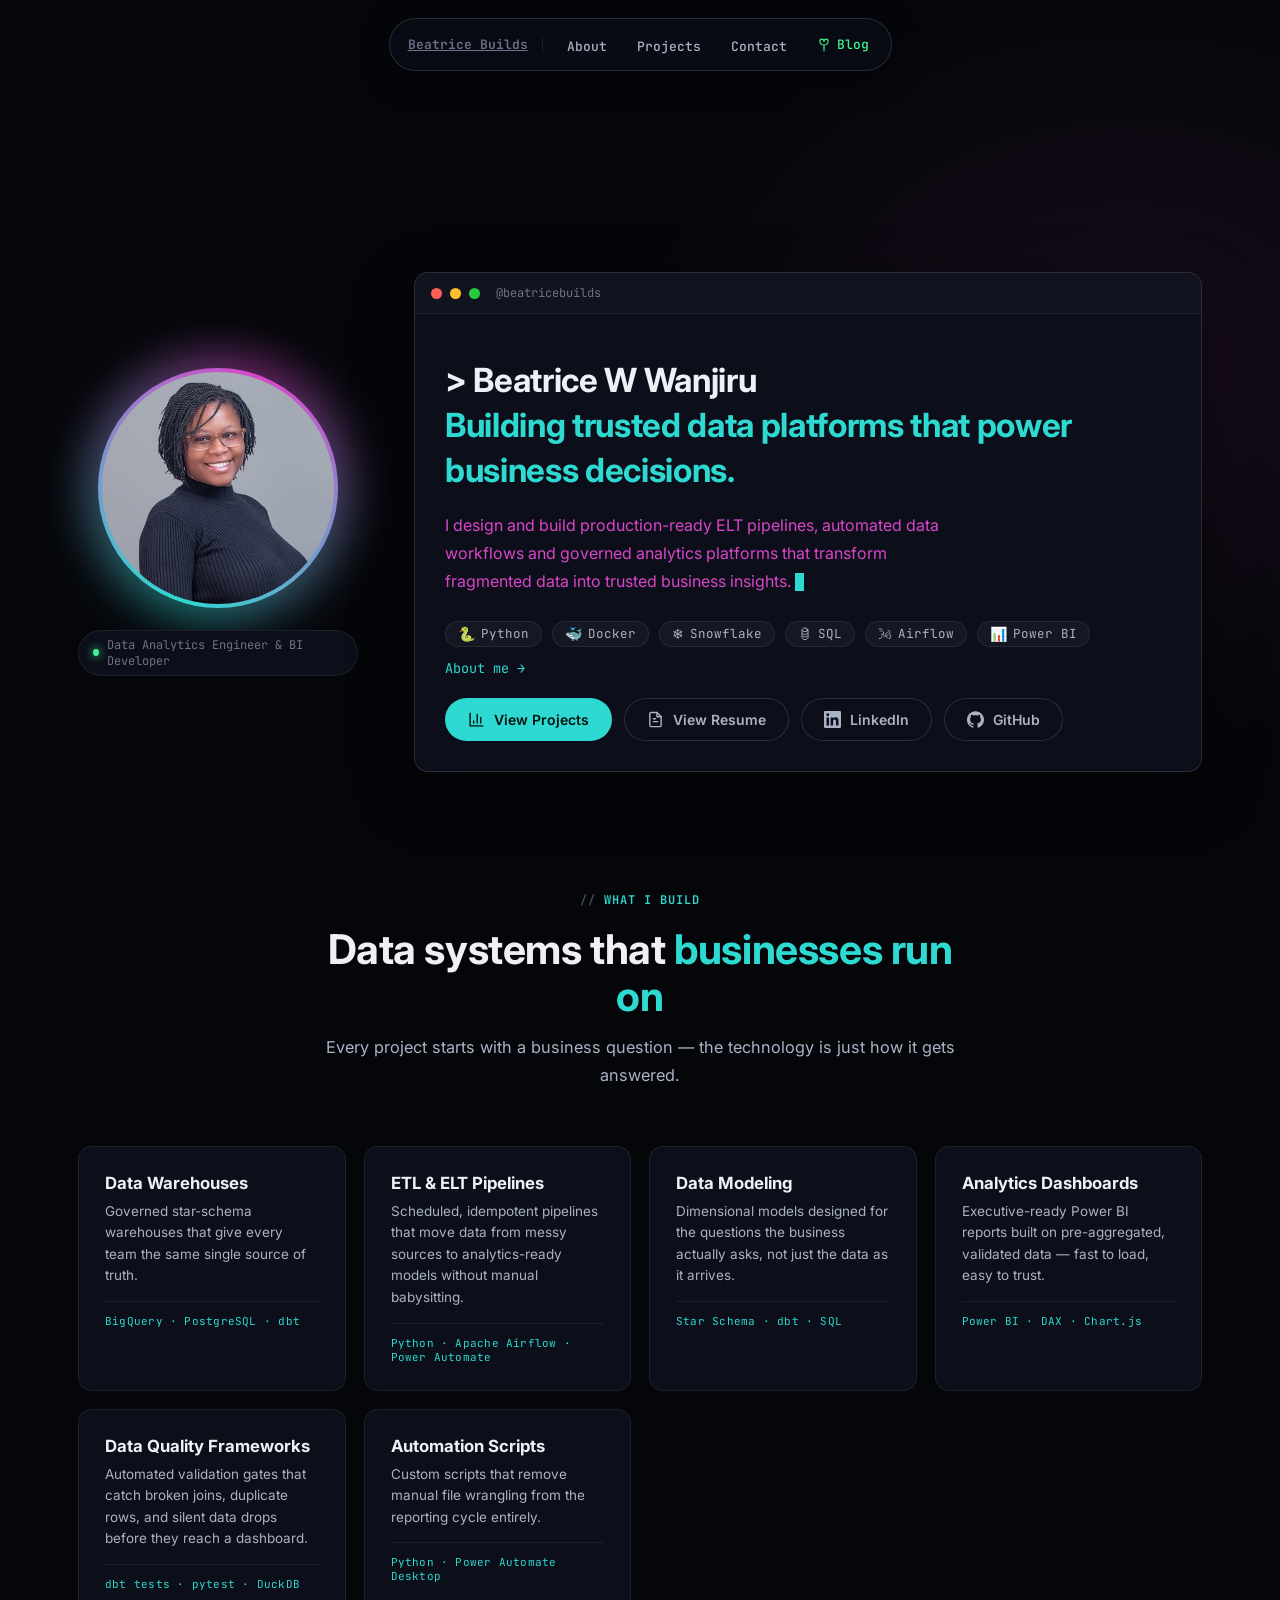
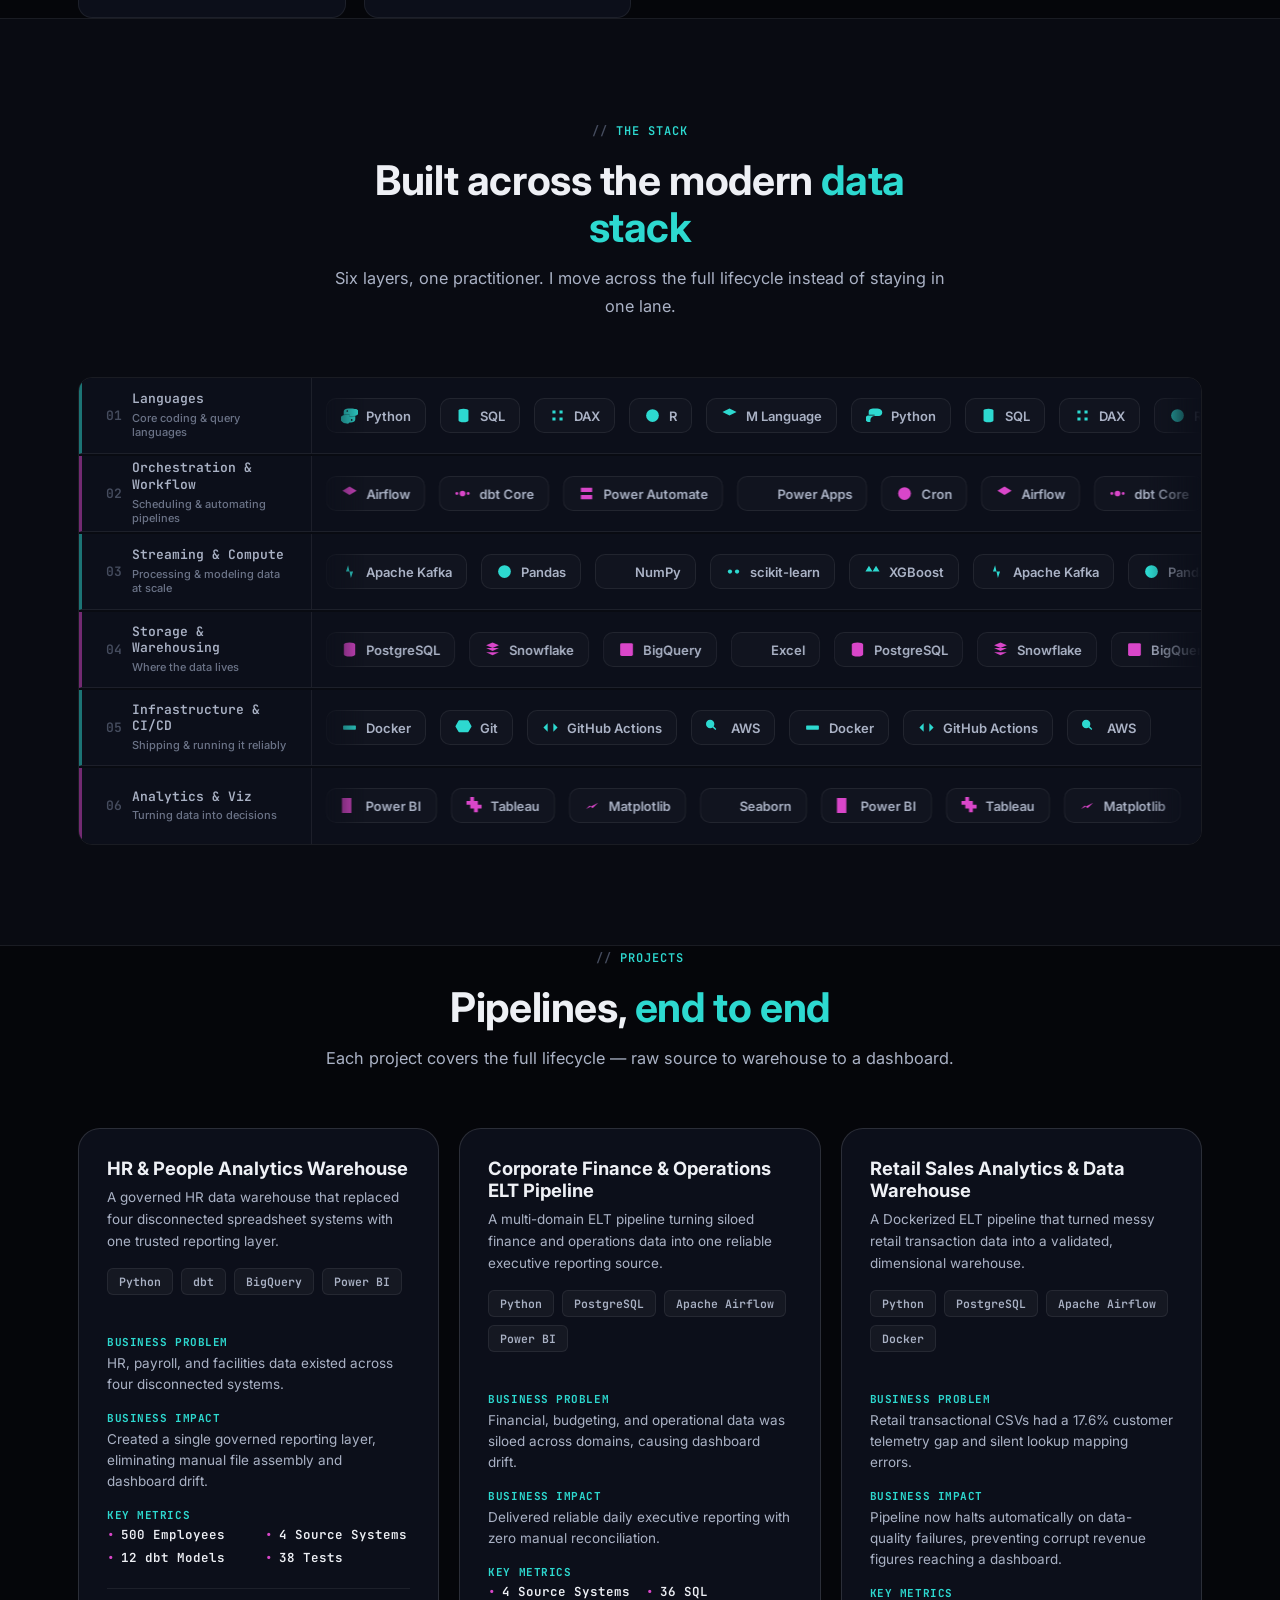
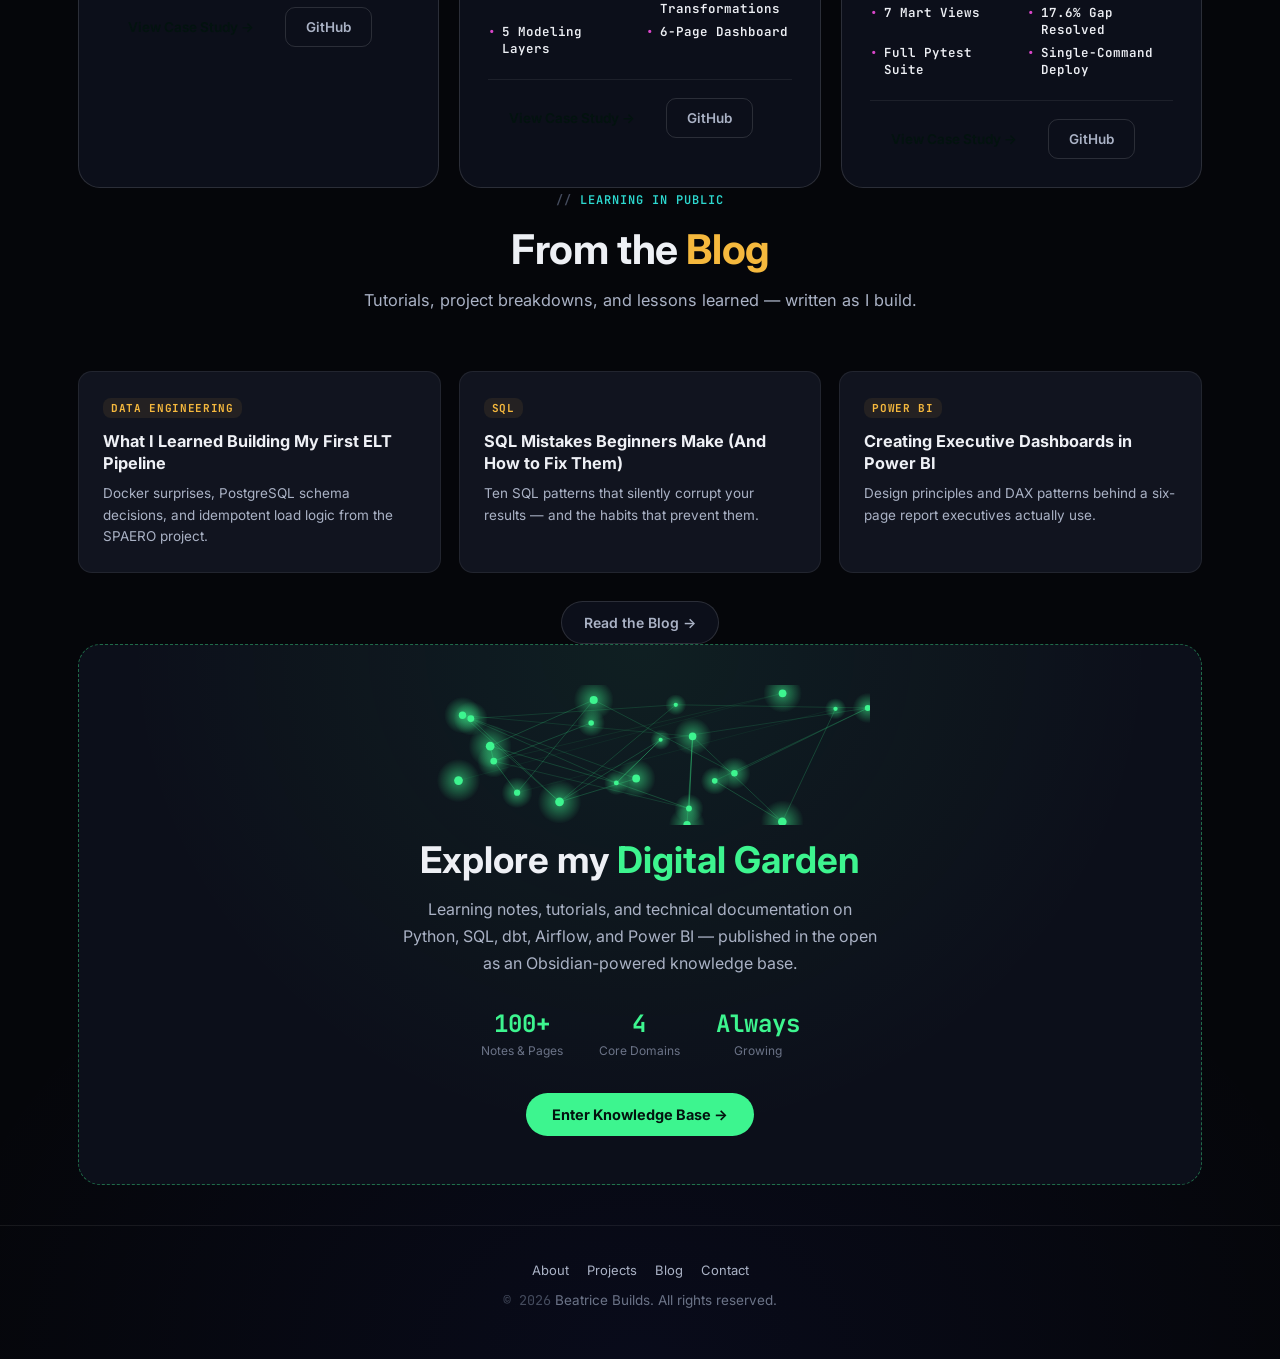
<file: index.html>
<!DOCTYPE html>
<html lang="en">
<head>
<meta charset="UTF-8">
<meta name="viewport" content="width=device-width, initial-scale=1.0">
<title>Beatrice Builds — Data Analytics Engineer & BI Developer</title>
<meta name="description" content="Portfolio of Beatrice W Wanjiru, a Nairobi-based Data Analytics Engineer and BI Developer building ELT pipelines, dbt warehouses, and Power BI dashboards.">
<meta name="keywords" content="Beatrice Builds, Beatrice Wanjiru, Data Analytics Engineer, Data Engineer, BI Developer, Power BI Developer, dbt, ELT Pipeline, Python, SQL, Airflow, Nairobi Kenya Data Engineer">
<meta name="author" content="Beatrice W Wanjiru">
<meta name="robots" content="index, follow, max-image-preview:large">
<meta name="color-scheme" content="dark">
<meta name="theme-color" content="#0c0f1a">
<link rel="canonical" href="https://beatrice-wakarima.github.io/Beatrice/">

<meta property="og:site_name" content="Beatrice Builds">
<meta property="og:title" content="Beatrice Builds — Data Analytics Engineer & BI Developer">
<meta property="og:description" content="End-to-end data solutions, from raw ELT pipelines to production Power BI dashboards. Portfolio by Beatrice W Wanjiru.">
<meta property="og:type" content="website">
<meta property="og:image" content="https://beatrice-wakarima.github.io/Beatrice/assets/images/og-preview.png">
<meta property="og:image:width" content="1200">
<meta property="og:image:height" content="630">
<meta property="og:image:alt" content="Beatrice W Wanjiru — Data Analytics Engineer & BI Developer portfolio preview">
<meta property="og:url" content="https://beatrice-wakarima.github.io/Beatrice/">
<meta property="og:locale" content="en_US">

<meta name="twitter:card" content="summary_large_image">
<meta name="twitter:title" content="Beatrice Builds — Data Analytics Engineer & BI Developer">
<meta name="twitter:description" content="End-to-end data solutions, from raw ELT pipelines to production Power BI dashboards.">
<meta name="twitter:image" content="https://beatrice-wakarima.github.io/Beatrice/assets/images/og-preview.png">

<link rel="preconnect" href="https://fonts.googleapis.com">
<link rel="preconnect" href="https://fonts.gstatic.com" crossorigin>
<link href="https://fonts.googleapis.com/css2?family=Inter:wght@400;500;600;700;800&family=JetBrains+Mono:wght@400;500;600;700&display=swap" rel="stylesheet">
<link rel="icon" href="assets/icons/favicon.ico" type="image/x-icon">
<link rel="apple-touch-icon" href="assets/icons/apple-touch-icon.png">
<link rel="manifest" href="site.webmanifest">
<link rel="stylesheet" href="assets/css/style.css">

<script type="application/ld+json">
{
  "@context": "https://schema.org",
  "@type": "Person",
  "name": "Beatrice W Wanjiru",
  "alternateName": "Beatrice Builds",
  "url": "https://beatrice-wakarima.github.io/Beatrice/",
  "jobTitle": "Data Analytics Engineer",
  "description": "Data Analytics Engineer and BI Developer building end-to-end ELT pipelines, dbt data warehouses, and Power BI dashboards.",
  "image": "https://beatrice-wakarima.github.io/Beatrice/images/passport.jpg",
  "sameAs": [
    "https://www.linkedin.com/in/beatricewwanjiru",
    "https://github.com/Beatrice-Wakarima"
  ],
  "knowsAbout": ["Data Engineering", "Data Analytics", "Power BI", "dbt", "Python", "SQL", "Apache Airflow", "BigQuery", "Snowflake"]
}
</script>
<script type="application/ld+json">
{
  "@context": "https://schema.org",
  "@type": "WebSite",
  "name": "Beatrice Builds",
  "url": "https://beatrice-wakarima.github.io/Beatrice/",
  "author": { "@type": "Person", "name": "Beatrice W Wanjiru" }
}
</script>
<style>
  .tech-stack-icons {
    display: flex;
    flex-wrap: wrap;
    gap: 10px;
    list-style: none;
    margin: 4px 0 18px;
    padding: 0;
  }
  .tech-badge {
    display: inline-flex;
    align-items: center;
    gap: 6px;
    font-family: var(--ff-mono, 'JetBrains Mono', monospace);
    font-size: 12.5px;
    color: var(--text-secondary, #9aa4b2);
    background: var(--bg-elevated, rgba(255,255,255,0.04));
    border: 1px solid var(--border, rgba(255,255,255,0.08));
    border-radius: 999px;
    padding: 5px 12px;
    line-height: 1;
    white-space: nowrap;
  }
  .tech-badge .tech-icon {
    font-size: 14px;
    line-height: 1;
  }
  @media (max-width: 480px) {
    .tech-badge { font-size: 11.5px; padding: 4px 10px; }
  }
</style>
</head>
<body>

<a href="#main-content" class="skip-link">Skip to main content</a>

<header>
    <nav class="navbar" aria-label="Primary">
        <a href="index.html" class="nav-root">Beatrice Builds</a>
        <ul>
            <li><a href="about/index.html" class="navlink">About</a></li>
            <li><a href="#projects" class="navlink">Projects</a></li>
            <li><a href="contact/index.html" class="navlink">Contact</a></li>
            <li><a href="blog/index.html" class="navlink nav-garden">
                <svg viewBox="0 0 24 24" fill="none" stroke="currentColor" stroke-width="2" aria-hidden="true"><path d="M12 22V12M12 12C12 12 5 12 5 6C5 4 6 2 8 2C10 2 12 4 12 6M12 12C12 12 19 12 19 6C19 4 18 2 16 2C14 2 12 4 12 6" stroke-linecap="round" stroke-linejoin="round"/></svg>
                Blog
            </a></li>
        </ul>
    </nav>
</header>

<main id="main-content">

    <!-- ════════════════════ HERO ════════════════════ -->
    <section id="hero" class="hero wrap">
        <div class="hero-grid">
            <div class="hero-left">
                <div class="portrait-frame">
                    <img src="assets/images/passport.jpg" alt="Portrait of Beatrice W Wanjiru, Data Analytics Engineer" width="400" height="400" fetchpriority="high">
                </div>
                <div class="status-pill">
                    <span class="status-dot"></span>
                    Data Analytics Engineer & BI Developer
                </div>
            </div>

            <div class="hero-right">
                <div class="terminal-card">
                    <div class="terminal-bar">
                        <span class="terminal-dot red"></span>
                        <span class="terminal-dot yellow"></span>
                        <span class="terminal-dot green"></span>
                        <span class="terminal-path">@beatricebuilds</span>
                    </div>
                    <div class="terminal-body">
    
                        <h1 class="hero-headline"> > Beatrice W Wanjiru<span class="highlight-cyan"><br>Building trusted data platforms that power business decisions.</span></h1>
                        <p class="hero-tagline"> <span class="highlight-fuchsia">I design and build production-ready ELT pipelines, automated data workflows and governed analytics platforms that transform fragmented data into trusted business insights.</span><span class="cursor-blink"></span>
                            <ul class="tech-stack-icons" role="list" aria-label="Core technology stack">
                                <li class="tech-badge"><span class="tech-icon" aria-hidden="true">🐍</span>Python</li>
                                <li class="tech-badge"><span class="tech-icon" aria-hidden="true">🐳</span>Docker</li>
                                <li class="tech-badge"><span class="tech-icon" aria-hidden="true">❄</span>Snowflake</li>
                                <li class="tech-badge"><span class="tech-icon" aria-hidden="true">🛢</span>SQL</li>
                                <li class="tech-badge"><span class="tech-icon" aria-hidden="true">🌬</span>Airflow</li>
                                <li class="tech-badge"><span class="tech-icon" aria-hidden="true">📊</span>Power BI</li>
                            </ul>
                        </p>

                        

                        <p style="margin:-8px 0 20px;"><a href="about/index.html" style="color:var(--cyan); font-size:13.5px; text-decoration:none;">About me →</a></p>
                        <div class="hero-actions">
                            <a href="#projects" class="pill-btn pill-cyan">
                                <svg viewBox="0 0 24 24" fill="none" stroke="currentColor" stroke-width="2" stroke-linecap="round" stroke-linejoin="round"><path d="M3 3v18h18"/><path d="M18 17V9M13 17V5M8 17v-3"/></svg>
                                View Projects
                            </a>
                            <a href="assets/documents/resume.pdf" target="_blank" rel="noopener noreferrer" class="pill-btn pill-ghost">
                                <svg viewBox="0 0 24 24" fill="none" stroke="currentColor" stroke-width="2" stroke-linecap="round" stroke-linejoin="round"><path d="M14 2H6a2 2 0 0 0-2 2v16a2 2 0 0 0 2 2h12a2 2 0 0 0 2-2V8z"/><path d="M14 2v6h6"/><path d="M9 15h6M9 11h3"/></svg>
                                View Resume
                            </a>
                            <a href="https://www.linkedin.com/in/beatricewwanjiru" target="_blank" rel="noopener noreferrer" class="pill-btn pill-ghost">
                                <svg viewBox="0 0 24 24" fill="currentColor"><path d="M20.447 20.452h-3.554v-5.569c0-1.328-.027-3.037-1.852-3.037-1.853 0-2.136 1.445-2.136 2.939v5.667H9.351V9h3.414v1.561h.046c.477-.9 1.637-1.85 3.37-1.85 3.601 0 4.267 2.37 4.267 5.455v6.286zM5.337 7.433a2.062 2.062 0 01-2.063-2.065 2.064 2.064 0 112.063 2.065zm1.782 13.019H3.555V9h3.564v11.452zM22.225 0H1.771C.792 0 0 .774 0 1.729v20.542C0 23.227.792 24 1.771 24h20.451C23.2 24 24 23.227 24 22.271V1.729C24 .774 23.2 0 22.222 0h.003z"/></svg>
                                LinkedIn
                            </a>
                            <a href="https://github.com/beatrice-wakarima" target="_blank" rel="noopener noreferrer" class="pill-btn pill-ghost">
                                <svg viewBox="0 0 24 24" fill="currentColor"><path d="M12 .297c-6.63 0-12 5.373-12 12 0 5.303 3.438 9.8 8.205 11.385.6.113.82-.258.82-.577 0-.285-.01-1.04-.015-2.04-3.338.724-4.042-1.61-4.042-1.61-.546-1.387-1.333-1.756-1.333-1.756-1.089-.745.084-.729.084-.729 1.205.084 1.84 1.236 1.84 1.236 1.07 1.835 2.809 1.305 3.495.998.108-.776.418-1.305.762-1.605-2.665-.3-5.466-1.332-5.466-5.93 0-1.31.465-2.38 1.235-3.22-.135-.303-.54-1.523.105-3.176 0 0 1.005-.322 3.3 1.23.96-.267 1.98-.399 3-.405 1.02.006 2.04.138 3 .405 2.28-1.552 3.285-1.23 3.285-1.23.645 1.653.24 2.873.12 3.176.765.84 1.23 1.91 1.23 3.22 0 4.61-2.805 5.625-5.475 5.92.42.36.81 1.096.81 2.22 0 1.606-.015 2.896-.015 3.286 0 .315.21.69.825.57C20.565 22.092 24 17.592 24 12.297c0-6.627-5.373-12-12-12"/></svg>
                                GitHub
                            </a>
                        </div>
                    </div>
                </div>
            </div>
        </div>
    </section>

    <!-- ════════════════════ WHAT I BUILD ════════════════════ -->
    <section id="what-i-build" class="wrap">
        <div class="section-header center">
            <span class="eyebrow">what i build</span>
            <h2>Data systems that <span class="highlight-cyan">businesses run on</span></h2>
            <p>Every project starts with a business question — the technology is just how it gets answered.</p>
        </div>
        <div class="build-grid">
            <div class="build-card">
                <h3>Data Warehouses</h3>
                <p>Governed star-schema warehouses that give every team the same single source of truth.</p>
                <div class="build-tech">BigQuery · PostgreSQL · dbt</div>
            </div>
            <div class="build-card">
                <h3>ETL &amp; ELT Pipelines</h3>
                <p>Scheduled, idempotent pipelines that move data from messy sources to analytics-ready models without manual babysitting.</p>
                <div class="build-tech">Python · Apache Airflow · Power Automate</div>
            </div>
            <div class="build-card">
                <h3>Data Modeling</h3>
                <p>Dimensional models designed for the questions the business actually asks, not just the data as it arrives.</p>
                <div class="build-tech">Star Schema · dbt · SQL</div>
            </div>
            <div class="build-card">
                <h3>Analytics Dashboards</h3>
                <p>Executive-ready Power BI reports built on pre-aggregated, validated data — fast to load, easy to trust.</p>
                <div class="build-tech">Power BI · DAX · Chart.js</div>
            </div>
            <div class="build-card">
                <h3>Data Quality Frameworks</h3>
                <p>Automated validation gates that catch broken joins, duplicate rows, and silent data drops before they reach a dashboard.</p>
                <div class="build-tech">dbt tests · pytest · DuckDB</div>
            </div>
            <div class="build-card">
                <h3>Automation Scripts</h3>
                <p>Custom scripts that remove manual file wrangling from the reporting cycle entirely.</p>
                <div class="build-tech">Python · Power Automate Desktop</div>
            </div>
        </div>
    </section>

    <!-- ════════════════════ TECH STACK ════════════════════ -->
    <section id="stack" class="stack-section">
        <div class="wrap">
            <div class="section-header center">
                <span class="eyebrow">the stack</span>
                <h2>Built across the modern <span class="highlight-cyan">data stack</span></h2>
                <p>Six layers, one practitioner. I move across the full lifecycle instead of staying in one lane.</p>
            </div>

            <div class="stack-rows">

                <div class="stack-row accent-cyan">
                    <div class="stack-label"><span class="idx">01</span> <span class="stack-label-text">Languages<small>Core coding &amp; query languages</small></span></div>
                    <div class="stack-track left">
                        <div class="stack-marquee">
                            <span class="chip"><svg viewBox="0 0 24 24" fill="#2dd9d0"><path d="M12 2c-1.5 0-2.9.1-4 .4-3.6.7-4.2 2.2-4.2 4.9v3.6h8.4v1.1H4.1c-2.7 0-5 1.6-5 4.7 0 3.1 2.3 4.6 5 4.6h2.1v-2.8c0-3.1 2.7-5.8 5.9-5.8h6.2c2.5 0 4.6-2.1 4.6-4.6V7.3c0-2.5-2.1-4.4-4.6-4.9-1.6-.3-3.3-.4-4.3-.4zM8.9 4.5c.7 0 1.2.6 1.2 1.3 0 .7-.5 1.3-1.2 1.3-.7 0-1.2-.6-1.2-1.3 0-.7.5-1.3 1.2-1.3z"/><path d="M12 22c1.5 0 2.9-.1 4-.4 3.6-.7 4.2-2.2 4.2-4.9v-3.6h-8.4v-1.1h8.1c2.7 0 5-1.6 5-4.7 0-3.1-2.3-4.6-5-4.6h-2.1v2.8c0 3.1-2.7 5.8-5.9 5.8H5.7c-2.5 0-4.6 2.1-4.6 4.6v2.3c0 2.5 2.1 4.4 4.6 4.9 1.6.3 3.3.4 4.3.4zM15.1 19.5c-.7 0-1.2-.6-1.2-1.3 0-.7.5-1.3 1.2-1.3.7 0 1.2.6 1.2 1.3 0 .7-.5 1.3-1.2 1.3z"/></svg>Python</span>
                            <span class="chip"><svg viewBox="0 0 24 24" fill="#2dd9d0"><path d="M12 2.5C8.17 2.5 5 3.65 5 5.083V18.917C5 20.35 8.17 21.5 12 21.5s7-1.15 7-2.583V5.083C19 3.65 15.83 2.5 12 2.5z"/></svg>SQL</span>
                            <span class="chip"><svg viewBox="0 0 24 24" fill="#2dd9d0"><path d="M4.8 4.8h4.4v4.4H4.8zM14.8 4.8h4.4v4.4h-4.4zM4.8 14.8h4.4v4.4H4.8zM14.8 14.8h4.4v4.4h-4.4z"/></svg>DAX</span>
                            <span class="chip"><svg viewBox="0 0 24 24" fill="#2dd9d0"><circle cx="12" cy="12" r="9"/></svg>R</span>
                            <span class="chip"><svg viewBox="0 0 24 24" fill="#2dd9d0"><path d="M12 2L2 7l10 5 10-5z"/></svg>M Language</span>
                            <!-- duplicate set for seamless marquee -->
                            <span class="chip"><svg viewBox="0 0 24 24" fill="#2dd9d0"><path d="M12 2c-1.5 0-2.9.1-4 .4-3.6.7-4.2 2.2-4.2 4.9v3.6h8.4v1.1H4.1c-2.7 0-5 1.6-5 4.7 0 3.1 2.3 4.6 5 4.6h2.1v-2.8c0-3.1 2.7-5.8 5.9-5.8h6.2c2.5 0 4.6-2.1 4.6-4.6V7.3c0-2.5-2.1-4.4-4.6-4.9-1.6-.3-3.3-.4-4.3-.4z"/></svg>Python</span>
                            <span class="chip"><svg viewBox="0 0 24 24" fill="#2dd9d0"><path d="M12 2.5C8.17 2.5 5 3.65 5 5.083V18.917C5 20.35 8.17 21.5 12 21.5s7-1.15 7-2.583V5.083C19 3.65 15.83 2.5 12 2.5z"/></svg>SQL</span>
                            <span class="chip"><svg viewBox="0 0 24 24" fill="#2dd9d0"><path d="M4.8 4.8h4.4v4.4H4.8zM14.8 4.8h4.4v4.4h-4.4zM4.8 14.8h4.4v4.4H4.8zM14.8 14.8h4.4v4.4h-4.4z"/></svg>DAX</span>
                            <span class="chip"><svg viewBox="0 0 24 24" fill="#2dd9d0"><circle cx="12" cy="12" r="9"/></svg>R</span>
                            <span class="chip"><svg viewBox="0 0 24 24" fill="#2dd9d0"><path d="M12 2L2 7l10 5 10-5z"/></svg>M Language</span>
                        </div>
                    </div>
                </div>

                <div class="stack-row accent-fuchsia">
                    <div class="stack-label"><span class="idx">02</span> <span class="stack-label-text">Orchestration &amp; Workflow<small>Scheduling &amp; automating pipelines</small></span></div>
                    <div class="stack-track right">
                        <div class="stack-marquee">
                            <span class="chip"><svg viewBox="0 0 24 24" fill="#d946c9"><path d="M12 2L2 8l10 6 10-6z"/></svg>Airflow</span>
                            <span class="chip"><svg viewBox="0 0 24 24" fill="#d946c9"><circle cx="12" cy="12" r="4"/><circle cx="4" cy="12" r="2"/><circle cx="20" cy="12" r="2"/></svg>dbt Core</span>
                            <span class="chip"><svg viewBox="0 0 24 24" fill="#d946c9"><path d="M4 4h16v6H4zM4 14h16v6H4z"/></svg>Power Automate</span>
                            <span class="chip"><svg viewBox="0 0 24 24" fill="#d946c9"><path d="M12 2v20M2 12h20"/></svg>Power Apps</span>
                            <span class="chip"><svg viewBox="0 0 24 24" fill="#d946c9"><circle cx="12" cy="12" r="9"/></svg>Cron</span>
                            <span class="chip"><svg viewBox="0 0 24 24" fill="#d946c9"><path d="M12 2L2 8l10 6 10-6z"/></svg>Airflow</span>
                            <span class="chip"><svg viewBox="0 0 24 24" fill="#d946c9"><circle cx="12" cy="12" r="4"/><circle cx="4" cy="12" r="2"/><circle cx="20" cy="12" r="2"/></svg>dbt Core</span>
                            <span class="chip"><svg viewBox="0 0 24 24" fill="#d946c9"><path d="M4 4h16v6H4zM4 14h16v6H4z"/></svg>Power Automate</span>
                            <span class="chip"><svg viewBox="0 0 24 24" fill="#d946c9"><path d="M12 2v20M2 12h20"/></svg>Power Apps</span>
                            <span class="chip"><svg viewBox="0 0 24 24" fill="#d946c9"><circle cx="12" cy="12" r="9"/></svg>Cron</span>
                        </div>
                    </div>
                </div>

                <div class="stack-row accent-cyan">
                    <div class="stack-label"><span class="idx">03</span> <span class="stack-label-text">Streaming &amp; Compute<small>Processing &amp; modeling data at scale</small></span></div>
                    <div class="stack-track left">
                        <div class="stack-marquee">
                            <span class="chip"><svg viewBox="0 0 24 24" fill="#2dd9d0"><path d="M3 12h4l3-9 4 18 3-9h4"/></svg>Apache Kafka</span>
                            <span class="chip"><svg viewBox="0 0 24 24" fill="#2dd9d0"><circle cx="12" cy="12" r="9"/></svg>Pandas</span>
                            <span class="chip"><svg viewBox="0 0 24 24" fill="#2dd9d0"><path d="M4 12h16M12 4v16"/></svg>NumPy</span>
                            <span class="chip"><svg viewBox="0 0 24 24" fill="#2dd9d0"><circle cx="7" cy="12" r="3"/><circle cx="17" cy="12" r="3"/></svg>scikit-learn</span>
                            <span class="chip"><svg viewBox="0 0 24 24" fill="#2dd9d0"><path d="M2 12l5-8 5 8 5-8 5 8"/></svg>XGBoost</span>
                            <span class="chip"><svg viewBox="0 0 24 24" fill="#2dd9d0"><path d="M3 12h4l3-9 4 18 3-9h4"/></svg>Apache Kafka</span>
                            <span class="chip"><svg viewBox="0 0 24 24" fill="#2dd9d0"><circle cx="12" cy="12" r="9"/></svg>Pandas</span>
                            <span class="chip"><svg viewBox="0 0 24 24" fill="#2dd9d0"><path d="M4 12h16M12 4v16"/></svg>NumPy</span>
                            <span class="chip"><svg viewBox="0 0 24 24" fill="#2dd9d0"><circle cx="7" cy="12" r="3"/><circle cx="17" cy="12" r="3"/></svg>scikit-learn</span>
                        </div>
                    </div>
                </div>

                <div class="stack-row accent-fuchsia">
                    <div class="stack-label"><span class="idx">04</span> <span class="stack-label-text">Storage &amp; Warehousing<small>Where the data lives</small></span></div>
                    <div class="stack-track right">
                        <div class="stack-marquee">
                            <span class="chip"><svg viewBox="0 0 24 24" fill="#d946c9"><ellipse cx="12" cy="5" rx="8" ry="3"/><path d="M4 5v14c0 1.7 3.6 3 8 3s8-1.3 8-3V5"/></svg>PostgreSQL</span>
                            <span class="chip"><svg viewBox="0 0 24 24" fill="#d946c9"><path d="M12 2l9 4-9 4-9-4z"/><path d="M3 10l9 4 9-4M3 16l9 4 9-4"/></svg>Snowflake</span>
                            <span class="chip"><svg viewBox="0 0 24 24" fill="#d946c9"><rect x="3" y="3" width="18" height="18" rx="2"/></svg>BigQuery</span>
                            <span class="chip"><svg viewBox="0 0 24 24" fill="#d946c9"><path d="M4 19h16M4 15h16M4 11h16"/></svg>Excel</span>
                            <span class="chip"><svg viewBox="0 0 24 24" fill="#d946c9"><ellipse cx="12" cy="5" rx="8" ry="3"/><path d="M4 5v14c0 1.7 3.6 3 8 3s8-1.3 8-3V5"/></svg>PostgreSQL</span>
                            <span class="chip"><svg viewBox="0 0 24 24" fill="#d946c9"><path d="M12 2l9 4-9 4-9-4z"/><path d="M3 10l9 4 9-4M3 16l9 4 9-4"/></svg>Snowflake</span>
                            <span class="chip"><svg viewBox="0 0 24 24" fill="#d946c9"><rect x="3" y="3" width="18" height="18" rx="2"/></svg>BigQuery</span>
                        </div>
                    </div>
                </div>

                <div class="stack-row accent-cyan">
                    <div class="stack-label"><span class="idx">05</span> <span class="stack-label-text">Infrastructure &amp; CI/CD<small>Shipping &amp; running it reliably</small></span></div>
                    <div class="stack-track left">
                        <div class="stack-marquee">
                            <span class="chip"><svg viewBox="0 0 24 24" fill="#2dd9d0"><rect x="3" y="9" width="18" height="6" rx="1"/></svg>Docker</span>
                            <span class="chip"><svg viewBox="0 0 24 24" fill="#2dd9d0"><path d="M23.36 10.21a1.24 1.24 0 0 0-.13-.49l-4.14-7.17a1.24 1.24 0 0 0-1.08-.62H6.02a1.24 1.24 0 0 0-1.08.62L.8 9.72a1.24 1.24 0 0 0 0 1.24l4.14 7.17a1.24 1.24 0 0 0 1.08.62h11.96a1.24 1.24 0 0 0 1.08-.62l4.14-7.17a1.24 1.24 0 0 0 .13-.75z"/></svg>Git</span>
                            <span class="chip"><svg viewBox="0 0 24 24" fill="#2dd9d0"><path d="M16 18l6-6-6-6M8 6l-6 6 6 6"/></svg>GitHub Actions</span>
                            <span class="chip"><svg viewBox="0 0 24 24" fill="#2dd9d0"><path d="M14.5 14.2l-3.8-3.8c.7-1 1.1-2.2 1.1-3.4 0-3.3-2.7-6-6-6S0 3.7 0 7s2.7 6 6 6c1.2 0 2.4-.4 3.4-1.1l3.8 3.8 1.3-1.5z"/></svg>AWS</span>
                            <span class="chip"><svg viewBox="0 0 24 24" fill="#2dd9d0"><rect x="3" y="9" width="18" height="6" rx="1"/></svg>Docker</span>
                            <span class="chip"><svg viewBox="0 0 24 24" fill="#2dd9d0"><path d="M16 18l6-6-6-6M8 6l-6 6 6 6"/></svg>GitHub Actions</span>
                            <span class="chip"><svg viewBox="0 0 24 24" fill="#2dd9d0"><path d="M14.5 14.2l-3.8-3.8c.7-1 1.1-2.2 1.1-3.4 0-3.3-2.7-6-6-6S0 3.7 0 7s2.7 6 6 6c1.2 0 2.4-.4 3.4-1.1l3.8 3.8 1.3-1.5z"/></svg>AWS</span>
                        </div>
                    </div>
                </div>

                <div class="stack-row accent-fuchsia">
                    <div class="stack-label"><span class="idx">06</span> <span class="stack-label-text">Analytics &amp; Viz<small>Turning data into decisions</small></span></div>
                    <div class="stack-track right">
                        <div class="stack-marquee">
                            <span class="chip"><svg viewBox="0 0 24 24" fill="#d946c9"><path d="M1.3 1.3v21.3h13.3V1.3z"/></svg>Power BI</span>
                            <span class="chip"><svg viewBox="0 0 24 24" fill="#d946c9"><path d="M11.3.1H6v5.4H.6v5.3H6v5.4h5.3v5.4h5.4v-5.4h5.3v-5.3h-5.3V5.5h-5.4z"/></svg>Tableau</span>
                            <span class="chip"><svg viewBox="0 0 24 24" fill="#d946c9"><path d="M3 17l5-5 4 4 8-8"/></svg>Matplotlib</span>
                            <span class="chip"><svg viewBox="0 0 24 24" fill="#d946c9"><path d="M4 18V8M10 18V4M16 18v-7M22 18v-3"/></svg>Seaborn</span>
                            <span class="chip"><svg viewBox="0 0 24 24" fill="#d946c9"><path d="M1.3 1.3v21.3h13.3V1.3z"/></svg>Power BI</span>
                            <span class="chip"><svg viewBox="0 0 24 24" fill="#d946c9"><path d="M11.3.1H6v5.4H.6v5.3H6v5.4h5.3v5.4h5.4v-5.4h5.3v-5.3h-5.3V5.5h-5.4z"/></svg>Tableau</span>
                            <span class="chip"><svg viewBox="0 0 24 24" fill="#d946c9"><path d="M3 17l5-5 4 4 8-8"/></svg>Matplotlib</span>
                        </div>
                    </div>
                </div>

            </div>
        </div>
    </section>

    <!-- ════════════════════ CASE STUDIES ════════════════════ -->
    <section id="projects" class="wrap">
        <div class="section-header center">
            <span class="eyebrow">projects</span>
            <h2>Pipelines, <span class="highlight-cyan">end to end</span></h2>
            <p>Each project covers the full lifecycle — raw source to warehouse to a dashboard.</p>
        </div>
        <div class="project-grid">
            <article class="project-card" data-href="projects/hr-analytics-platform/index.html">
                <span class="hover-hint">Click to view case study →</span>
                <h3><a href="projects/hr-analytics-platform/index.html">HR &amp; People Analytics Warehouse</a></h3>
                <p class="project-summary">A governed HR data warehouse that replaced four disconnected spreadsheet systems with one trusted reporting layer.</p>
                <div class="case-tags">
                    <span class="tag">Python</span>
                    <span class="tag">dbt</span>
                    <span class="tag">BigQuery</span>
                    <span class="tag">Power BI</span>
                </div>
                <div class="project-row">
                    <h4>Business Problem</h4>
                    <p>HR, payroll, and facilities data existed across four disconnected systems.</p>
                </div>
                <div class="project-row">
                    <h4>Business Impact</h4>
                    <p>Created a single governed reporting layer, eliminating manual file assembly and dashboard drift.</p>
                </div>
                <div class="project-row">
                    <h4>Key Metrics</h4>
                    <ul class="metric-list">
                        <li>500 Employees</li>
                        <li>4 Source Systems</li>
                        <li>12 dbt Models</li>
                        <li>38 Tests</li>
                    </ul>
                </div>
                <div class="project-footer">
                    <a href="projects/hr-analytics-platform/index.html" class="case-btn solid">View Case Study →</a>
                    <a href="https://github.com/beatrice-wakarima/zeni_hr_analytics" target="_blank" rel="noopener noreferrer" class="case-btn">GitHub</a>
                </div>
            </article>

            <article class="project-card" data-href="projects/corporate-finance-elt/index.html">
                <span class="hover-hint">Click to view case study →</span>
                <h3><a href="projects/corporate-finance-elt/index.html">Corporate Finance &amp; Operations ELT Pipeline</a></h3>
                <p class="project-summary">A multi-domain ELT pipeline turning siloed finance and operations data into one reliable executive reporting source.</p>
                <div class="case-tags">
                    <span class="tag">Python</span>
                    <span class="tag">PostgreSQL</span>
                    <span class="tag">Apache Airflow</span>
                    <span class="tag">Power BI</span>
                </div>
                <div class="project-row">
                    <h4>Business Problem</h4>
                    <p>Financial, budgeting, and operational data was siloed across domains, causing dashboard drift.</p>
                </div>
                <div class="project-row">
                    <h4>Business Impact</h4>
                    <p>Delivered reliable daily executive reporting with zero manual reconciliation.</p>
                </div>
                <div class="project-row">
                    <h4>Key Metrics</h4>
                    <ul class="metric-list">
                        <li>4 Source Systems</li>
                        <li>36 SQL Transformations</li>
                        <li>5 Modeling Layers</li>
                        <li>6-Page Dashboard</li>
                    </ul>
                </div>
                <div class="project-footer">
                    <a href="projects/corporate-finance-elt/index.html" class="case-btn solid">View Case Study →</a>
                    <a href="https://github.com/Beatrice-Wakarima/Spaero-analytics" target="_blank" rel="noopener noreferrer" class="case-btn">GitHub</a>
                </div>
            </article>

            <article class="project-card" data-href="projects/retail-data-warehouse/index.html">
                <span class="hover-hint">Click to view case study →</span>
                <h3><a href="projects/retail-data-warehouse/index.html">Retail Sales Analytics &amp; Data Warehouse</a></h3>
                <p class="project-summary">A Dockerized ELT pipeline that turned messy retail transaction data into a validated, dimensional warehouse.</p>
                <div class="case-tags">
                    <span class="tag">Python</span>
                    <span class="tag">PostgreSQL</span>
                    <span class="tag">Apache Airflow</span>
                    <span class="tag">Docker</span>
                </div>
                <div class="project-row">
                    <h4>Business Problem</h4>
                    <p>Retail transactional CSVs had a 17.6% customer telemetry gap and silent lookup mapping errors.</p>
                </div>
                <div class="project-row">
                    <h4>Business Impact</h4>
                    <p>Pipeline now halts automatically on data-quality failures, preventing corrupt revenue figures reaching a dashboard.</p>
                </div>
                <div class="project-row">
                    <h4>Key Metrics</h4>
                    <ul class="metric-list">
                        <li>7 Mart Views</li>
                        <li>17.6% Gap Resolved</li>
                        <li>Full Pytest Suite</li>
                        <li>Single-Command Deploy</li>
                    </ul>
                </div>
                <div class="project-footer">
                    <a href="projects/retail-data-warehouse/index.html" class="case-btn solid">View Case Study →</a>
                    <a href="https://github.com/Beatrice-Wakarima/pet_retail_pipeline" target="_blank" rel="noopener noreferrer" class="case-btn">GitHub</a>
                </div>
            </article>
        </div>
    </section>

    <!-- ════════════════════ ABOUT ════════════════════ -->
    <!-- ════════════════════ BLOG PREVIEW ════════════════════ -->
    <section id="blog-preview" class="wrap">
        <div class="section-header center">
            <span class="eyebrow">learning in public</span>
            <h2>From the <span class="highlight-gold">Blog</span></h2>
            <p>Tutorials, project breakdowns, and lessons learned — written as I build.</p>
        </div>
        <div class="blog-preview-grid">
            <a href="blog/index.html" class="blog-preview-card">
                <span class="blog-preview-category">Data Engineering</span>
                <h3>What I Learned Building My First ELT Pipeline</h3>
                <p>Docker surprises, PostgreSQL schema decisions, and idempotent load logic from the SPAERO project.</p>
            </a>
            <a href="blog/index.html" class="blog-preview-card">
                <span class="blog-preview-category">SQL</span>
                <h3>SQL Mistakes Beginners Make (And How to Fix Them)</h3>
                <p>Ten SQL patterns that silently corrupt your results — and the habits that prevent them.</p>
            </a>
            <a href="blog/index.html" class="blog-preview-card">
                <span class="blog-preview-category">Power BI</span>
                <h3>Creating Executive Dashboards in Power BI</h3>
                <p>Design principles and DAX patterns behind a six-page report executives actually use.</p>
            </a>
        </div>
        <div class="blog-preview-footer">
            <a href="blog/index.html" class="pill-btn pill-ghost">Read the Blog →</a>
        </div>
    </section>

    <!-- ════════════════════ DIGITAL GARDEN ════════════════════ -->
    <section id="garden-section" class="garden-section wrap">
        <div class="garden-panel">
            <div class="garden-canvas-wrap">
                <canvas id="gardenCanvas" width="460" height="220" aria-hidden="true"></canvas>
            </div>
            <h2>Explore my <span style="color:var(--green)">Digital Garden</span></h2>
            <p>Learning notes, tutorials, and technical documentation on Python, SQL, dbt, Airflow, and Power BI — published in the open as an Obsidian-powered knowledge base.</p>
            <div class="garden-stats">
                <div class="garden-stat"><strong>100+</strong><span>Notes &amp; Pages</span></div>
                <div class="garden-stat"><strong>4</strong><span>Core Domains</span></div>
                <div class="garden-stat"><strong>Always</strong><span>Growing</span></div>
            </div>
            <a href="https://beatricebuilds.vercel.app/" target="_blank" rel="noopener noreferrer" class="garden-btn">
                Enter Knowledge Base →
            </a>
        </div>
    </section>

</main>

<footer>
    <nav class="footer-links" aria-label="Footer">
        <a href="about/index.html">About</a>
        <a href="#projects">Projects</a>
        <a href="blog/index.html">Blog</a>
        <a href="contact/index.html">Contact</a>
    </nav>
    <p><span class="mono">&copy; <span id="year"></span></span> Beatrice Builds. All rights reserved.</p>
</footer>

<div id="modal-backdrop" class="modal-backdrop" role="dialog" aria-modal="true" aria-labelledby="modal-title" aria-describedby="modal-desc">
    <div class="modal" role="document">
        <button id="close-modal-btn" class="close-btn" aria-label="Close dialog">&times;</button>
        <h2 id="modal-title"></h2>
        <p id="modal-desc"></p>
        <div class="modal-tags" id="modal-tags"></div>
        <a id="modal-github-link" href="#" target="_blank" rel="noopener noreferrer">
            <svg viewBox="0 0 24 24" width="16" height="16" fill="currentColor"><path d="M12 .297c-6.63 0-12 5.373-12 12 0 5.303 3.438 9.8 8.205 11.385.6.113.82-.258.82-.577 0-.285-.01-1.04-.015-2.04-3.338.724-4.042-1.61-4.042-1.61-.546-1.387-1.333-1.756-1.333-1.756-1.089-.745.084-.729.084-.729 1.205.084 1.84 1.236 1.84 1.236 1.07 1.835 2.809 1.305 3.495.998.108-.776.418-1.305.762-1.605-2.665-.3-5.466-1.332-5.466-5.93 0-1.31.465-2.38 1.235-3.22-.135-.303-.54-1.523.105-3.176 0 0 1.005-.322 3.3 1.23.96-.267 1.98-.399 3-.405 1.02.006 2.04.138 3 .405 2.28-1.552 3.285-1.23 3.285-1.23.645 1.653.24 2.873.12 3.176.765.84 1.23 1.91 1.23 3.22 0 4.61-2.805 5.625-5.475 5.92.42.36.81 1.096.81 2.22 0 1.606-.015 2.896-.015 3.286 0 .315.21.69.825.57C20.565 22.092 24 17.592 24 12.297c0-6.627-5.373-12-12-12"/></svg>
            View on GitHub
        </a>
    </div>
</div>

<script src="assets/js/script.js"></script>
</body>
</html>
</file>
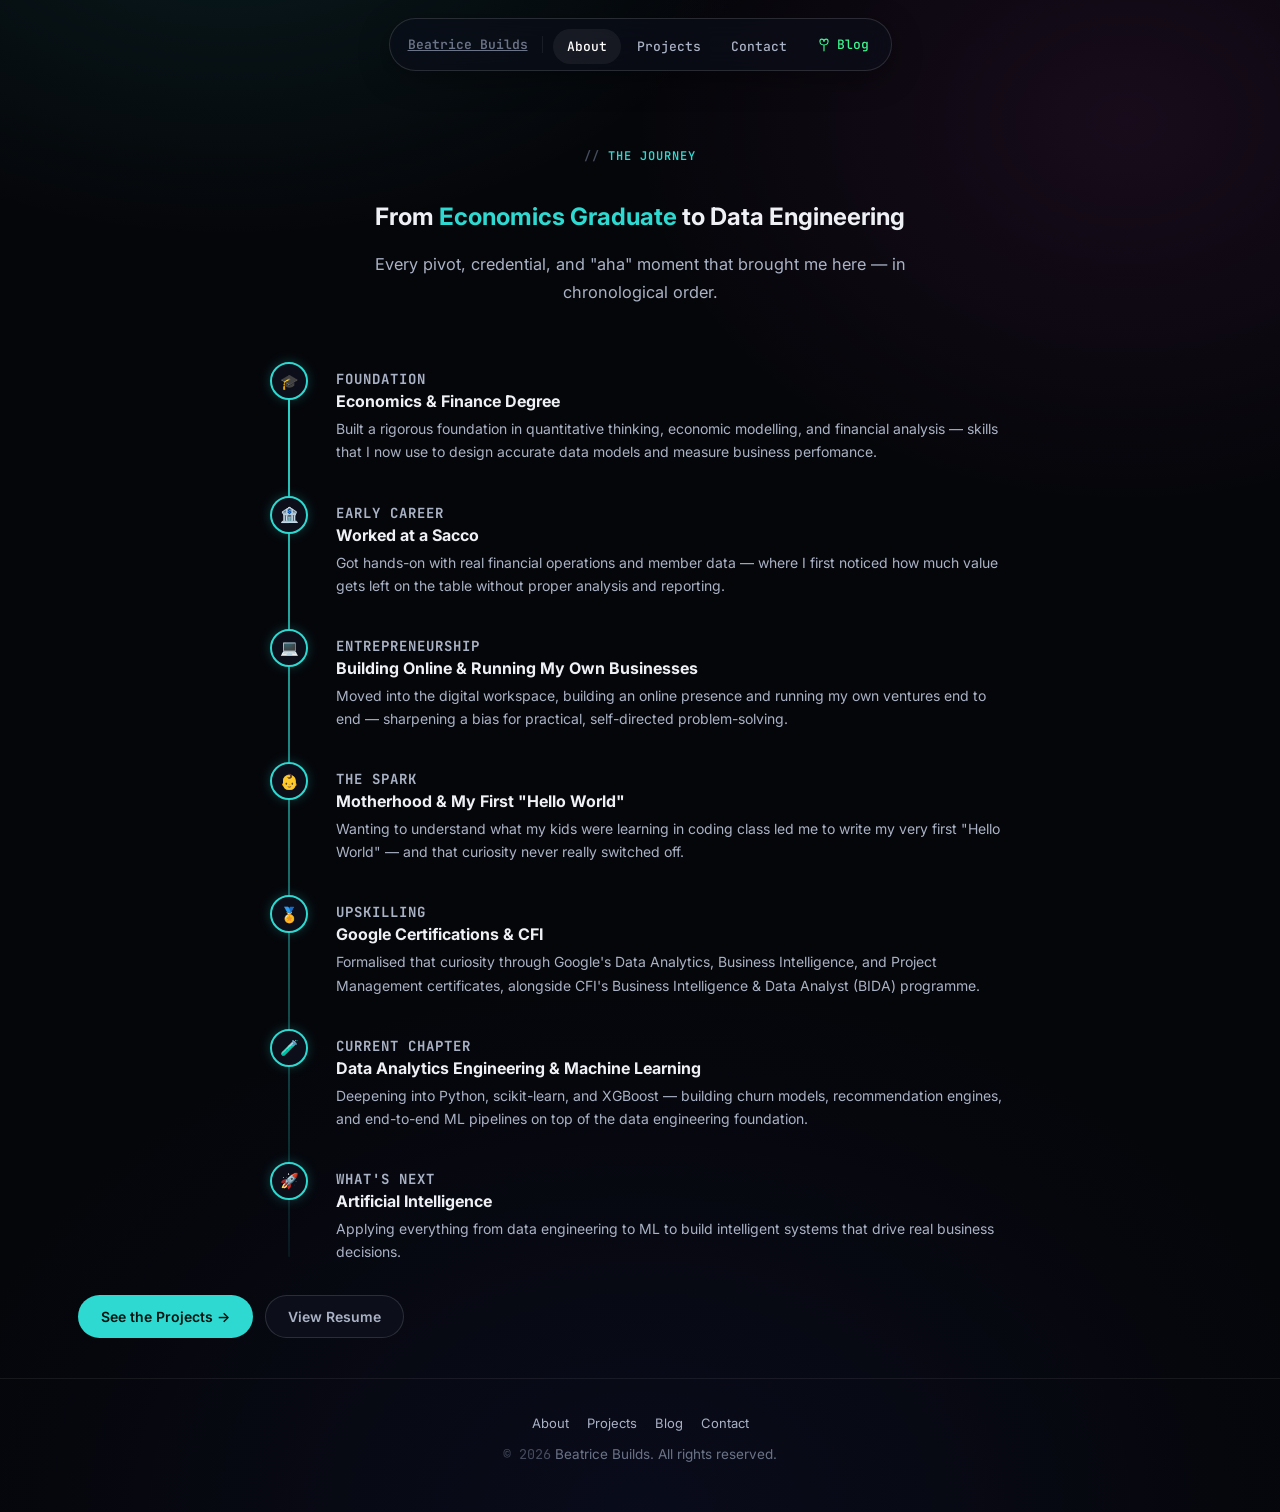
<file: about/index.html>
<!DOCTYPE html>
<html lang="en">
<head>
<meta charset="UTF-8">
<meta name="viewport" content="width=device-width, initial-scale=1.0">
<title>About — Beatrice Builds | Data Analytics Engineer</title>
<meta name="description" content="From an Economics & Finance degree through a Sacco role, entrepreneurship, and Google/CFI certifications, to Data Science, ML, and AI — the journey behind Beatrice Builds.">
<meta name="robots" content="index, follow, max-image-preview:large">
<meta name="color-scheme" content="dark">
<meta name="theme-color" content="#0c0f1a">
<link rel="canonical" href="https://beatrice-wakarima.github.io/Beatrice/about/">

<meta property="og:site_name" content="Beatrice Builds">
<meta property="og:title" content="About — Beatrice Builds">
<meta property="og:description" content="From Economics & Finance to Data Science, ML, and AI — the journey behind Beatrice Builds.">
<meta property="og:type" content="profile">
<meta property="og:url" content="https://beatrice-wakarima.github.io/Beatrice/about/">
<meta property="og:locale" content="en_US">
<meta name="twitter:card" content="summary_large_image">
<meta name="twitter:title" content="About — Beatrice Builds">

<link rel="preconnect" href="https://fonts.googleapis.com">
<link rel="preconnect" href="https://fonts.gstatic.com" crossorigin>
<link href="https://fonts.googleapis.com/css2?family=Inter:wght@400;500;600;700;800&family=JetBrains+Mono:wght@400;500;600;700&display=swap" rel="stylesheet">
<link rel="icon" href="../assets/icons/favicon.ico" type="image/x-icon">
<link rel="apple-touch-icon" href="../assets/icons/apple-touch-icon.png">
<link rel="manifest" href="../site.webmanifest">
<link rel="stylesheet" href="../assets/css/style.css">

<script type="application/ld+json">
{
  "@context": "https://schema.org",
  "@type": "ProfilePage",
  "url": "https://beatrice-wakarima.github.io/Beatrice/about/",
  "mainEntity": { "@type": "Person", "name": "Beatrice W Wanjiru", "jobTitle": "Data Analytics Engineer" }
}
</script>
</head>
<body>

<a href="#main-content" class="skip-link">Skip to main content</a>

<header>
    <nav class="navbar" aria-label="Primary">
        <a href="../index.html" class="nav-root">Beatrice Builds</a>
        <ul>
            <li><a href="../about/index.html" class="navlink active" aria-current="page">About</a></li>
            <li><a href="../index.html#projects" class="navlink">Projects</a></li>
            <li><a href="../contact/index.html" class="navlink">Contact</a></li>
            <li><a href="../blog/index.html" class="navlink nav-garden">
                <svg viewBox="0 0 24 24" fill="none" stroke="currentColor" stroke-width="2" aria-hidden="true"><path d="M12 22V12M12 12C12 12 5 12 5 6C5 4 6 2 8 2C10 2 12 4 12 6M12 12C12 12 19 12 19 6C19 4 18 2 16 2C14 2 12 4 12 6" stroke-linecap="round" stroke-linejoin="round"/></svg>
                Blog
            </a></li>
        </ul>
    </nav>
</header>

<main id="main-content">
    <section class="wrap" style="padding-top:48px;">
        <div class="section-header center">
            <span class="eyebrow">the journey</span>
            <h1>From <span class="highlight-cyan">Economics Graduate</span> to Data Engineering</h1>
            <p>Every pivot, credential, and "aha" moment that brought me here — in chronological order.</p>
        </div>
        <div class="timeline-wrap">
            <div class="timeline-line" aria-hidden="true"></div>

            <div class="timeline-item">
                <div class="timeline-dot">🎓</div>
                <div class="timeline-content">
                    <p class="timeline-year">Foundation</p>
                    <h3>Economics &amp; Finance Degree</h3>
                    <p>Built a rigorous foundation in quantitative thinking, economic modelling, and financial analysis — skills that I now use to design accurate data models and measure business perfomance.</p>
                </div>
            </div>

            <div class="timeline-item">
                <div class="timeline-dot">🏦</div>
                <div class="timeline-content">
                    <p class="timeline-year">Early Career</p>
                    <h3>Worked at a Sacco</h3>
                    <p>Got hands-on with real financial operations and member data — where I first noticed how much value gets left on the table without proper analysis and reporting.</p>
                </div>
            </div>

            <div class="timeline-item">
                <div class="timeline-dot">💻</div>
                <div class="timeline-content">
                    <p class="timeline-year">Entrepreneurship</p>
                    <h3>Building Online &amp; Running My Own Businesses</h3>
                    <p>Moved into the digital workspace, building an online presence and running my own ventures end to end — sharpening a bias for practical, self-directed problem-solving.</p>
                </div>
            </div>

            <div class="timeline-item">
                <div class="timeline-dot">👶</div>
                <div class="timeline-content">
                    <p class="timeline-year">The Spark</p>
                    <h3>Motherhood &amp; My First "Hello World"</h3>
                    <p>Wanting to understand what my kids were learning in coding class led me to write my very first "Hello World" — and that curiosity never really switched off.</p>
                </div>
            </div>

            <div class="timeline-item">
                <div class="timeline-dot">🏅</div>
                <div class="timeline-content">
                    <p class="timeline-year">Upskilling</p>
                    <h3>Google Certifications &amp; CFI</h3>
                    <p>Formalised that curiosity through Google's Data Analytics, Business Intelligence, and Project Management certificates, alongside CFI's Business Intelligence &amp; Data Analyst (BIDA) programme.</p>
                </div>
            </div>

            <div class="timeline-item">
                <div class="timeline-dot">🧪</div>
                <div class="timeline-content">
                    <p class="timeline-year">Current Chapter</p>
                    <h3>Data Analytics Engineering &amp; Machine Learning</h3>
                    <p>Deepening into Python, scikit-learn, and XGBoost — building churn models, recommendation engines, and end-to-end ML pipelines on top of the data engineering foundation.</p>
                </div>
            </div>

            <div class="timeline-item">
                <div class="timeline-dot">🚀</div>
                <div class="timeline-content">
                    <p class="timeline-year">What's Next</p>
                    <h3>Artificial Intelligence</h3>
                    <p>Applying everything from data engineering to ML to build intelligent systems that drive real business decisions.</p>
                    
                </div>
            </div>
        </div>
        <div class="repo-cta">
            <a href="../index.html#projects" class="pill-btn pill-cyan">See the Projects →</a>
            <a href="../assets/documents/resume.pdf" target="_blank" rel="noopener noreferrer" class="pill-btn pill-ghost">View Resume</a>
        </div>
    </section>
</main>

<footer>
    <nav class="footer-links" aria-label="Footer">
        <a href="../about/index.html">About</a>
        <a href="../index.html#projects">Projects</a>
        <a href="../blog/index.html">Blog</a>
        <a href="../contact/index.html">Contact</a>
    </nav>
    <p><span class="mono">&copy; <span id="year"></span></span> Beatrice Builds. All rights reserved.</p>
</footer>

<script src="../assets/js/script.js"></script>
</body>
</html>
</file>
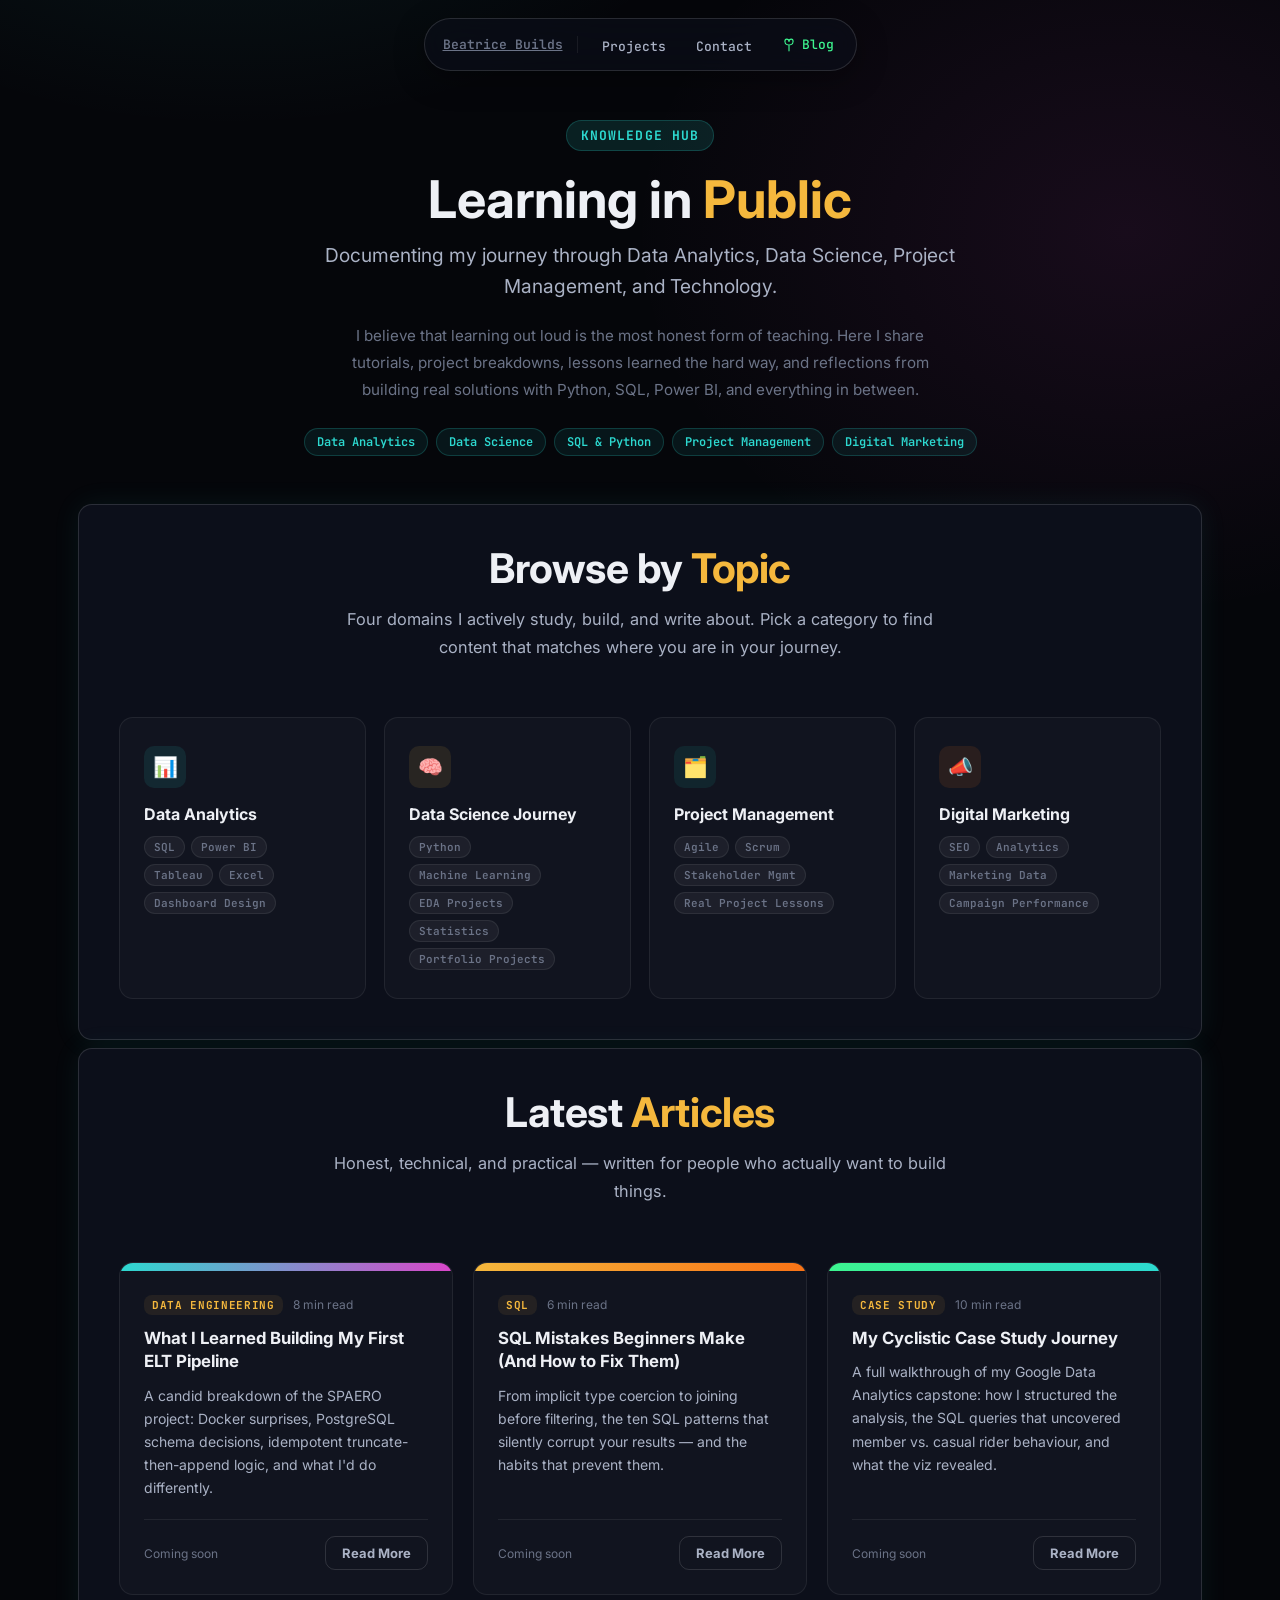
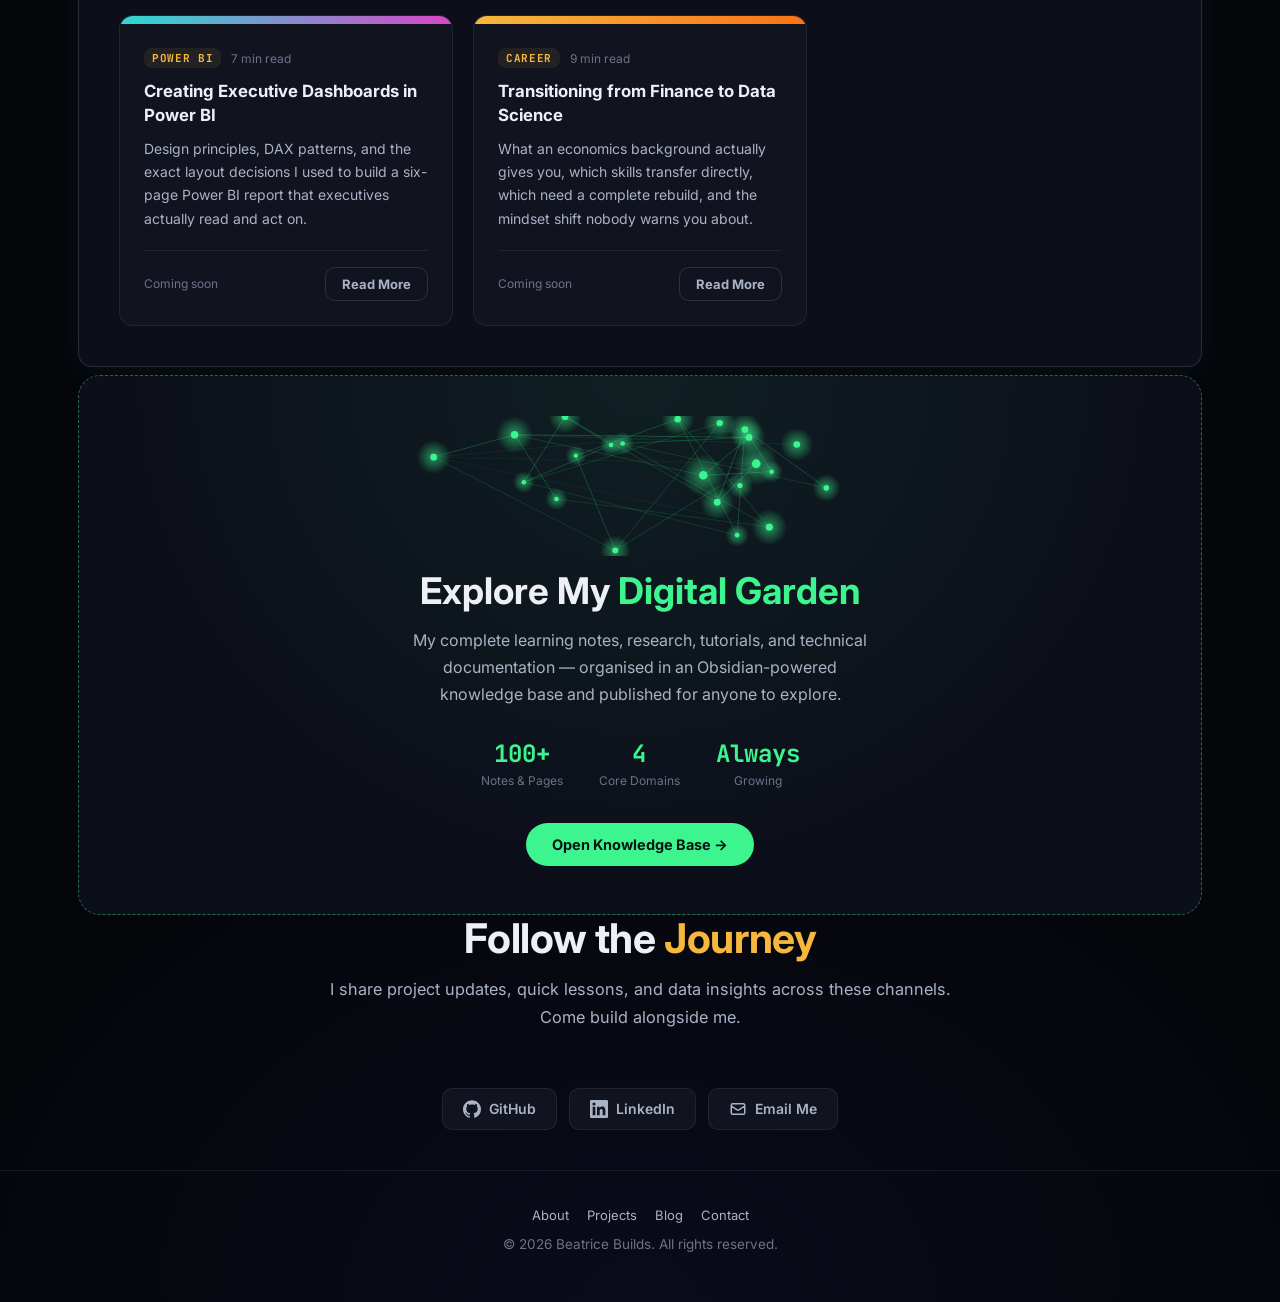
<file: blog/index.html>
<!DOCTYPE html>
<html lang="en">
<head>
    <meta charset="UTF-8">
    <meta name="viewport" content="width=device-width, initial-scale=1.0">
    <title>Blog — Beatrice Builds | Learning in Public</title>
    <meta name="description" content="Beatrice W Wanjiru's blog on Data Analytics, Data Science, and Technology — tutorials, ELT and Power BI project breakdowns, and lessons learned.">
    <meta name="author" content="Beatrice W Wanjiru">
    <meta name="robots" content="index, follow, max-image-preview:large">
    <meta name="color-scheme" content="dark">
    <meta name="theme-color" content="#0c0f1a">
    <link rel="canonical" href="https://beatrice-wakarima.github.io/Beatrice/blog/">

    <meta property="og:site_name" content="Beatrice Builds">
    <meta property="og:title" content="Blog — Beatrice Builds | Learning in Public">
    <meta property="og:description" content="Tutorials, project breakdowns, and reflections from a data analytics engineer building in public.">
    <meta property="og:type" content="website">
    <meta property="og:image" content="https://beatrice-wakarima.github.io/Beatrice/assets/images/og-preview.png">
    <meta property="og:image:width" content="1200">
    <meta property="og:image:height" content="630">
    <meta property="og:url" content="https://beatrice-wakarima.github.io/Beatrice/blog/">
    <meta property="og:locale" content="en_US">

    <meta name="twitter:card" content="summary_large_image">
    <meta name="twitter:title" content="Blog — Beatrice Builds | Learning in Public">
    <meta name="twitter:description" content="Tutorials, project breakdowns, and reflections from a data analytics engineer building in public.">
    <meta name="twitter:image" content="https://beatrice-wakarima.github.io/Beatrice/assets/images/og-preview.png">

    <link rel="preconnect" href="https://fonts.googleapis.com">
    <link rel="preconnect" href="https://fonts.gstatic.com" crossorigin>
    <link href="https://fonts.googleapis.com/css2?family=Inter:wght@400;500;600;700;800&family=JetBrains+Mono:wght@400;500;600;700&display=swap" rel="stylesheet">
    <link rel="icon" href="../assets/icons/favicon.ico" type="image/x-icon">
    <link rel="apple-touch-icon" href="../assets/icons/apple-touch-icon.png">
    <link rel="manifest" href="../site.webmanifest">
    <link rel="stylesheet" href="../assets/css/style.css">

    <script type="application/ld+json">
    {
      "@context": "https://schema.org",
      "@type": "CollectionPage",
      "name": "Beatrice Builds Blog",
      "url": "https://beatrice-wakarima.github.io/Beatrice/blog/",
      "description": "Tutorials, project breakdowns, and reflections on Data Analytics, Data Science, and Power BI.",
      "isPartOf": { "@type": "WebSite", "name": "Beatrice Builds", "url": "https://beatrice-wakarima.github.io/Beatrice/" },
      "author": { "@type": "Person", "name": "Beatrice W Wanjiru" }
    }
    </script>
    <script type="application/ld+json">
    {
      "@context": "https://schema.org",
      "@type": "BreadcrumbList",
      "itemListElement": [
        { "@type": "ListItem", "position": 1, "name": "Home", "item": "https://beatrice-wakarima.github.io/Beatrice/" },
        { "@type": "ListItem", "position": 2, "name": "Blog", "item": "https://beatrice-wakarima.github.io/Beatrice/blog/" }
      ]
    }
    </script>

    <style>
        /* ── BLOG-SPECIFIC EXTENSIONS (uses shared tokens from style.css) ── */

        .btn {
            display:inline-block; padding:12px 24px; border-radius:10px;
            font-weight:700; text-decoration:none; cursor:pointer;
            border:1px solid transparent; transition: background-color .2s, border-color .2s;
            background: var(--cyan); color:#03130f; font-family: var(--ff-sans); font-size:14px;
        }
        .btn:hover { background:#4fe6de; }

        .blue-border {
            border: 1px solid var(--line-strong);
            padding: 40px; border-radius: var(--r-md);
            box-shadow: 0 0 28px rgba(45,217,208,0.08);
            margin-bottom: 8px;
            background: var(--panel);
        }

        .btn-gold { background: var(--amber); color: #1a1306; }
        .btn-gold:hover { background:#ffce70; }
        .btn-outline {
            background:none; border:1px solid var(--line-strong);
            color: var(--text-secondary);
        }
        .btn-outline:hover { background:rgba(255,255,255,0.04); color:#fff; }
        .btn-sm { padding:8px 16px; font-size:13px; }

        #blog-hero {
            display:flex; flex-direction:column; align-items:center;
            text-align:center; padding-top: 24px; padding-bottom: 48px;
        }
        .hero-eyebrow {
            display: inline-block;
            background: var(--cyan-dim);
            color: var(--cyan);
            font-family: var(--ff-mono);
            font-size:13px; font-weight:700; letter-spacing:.08em;
            text-transform:uppercase; padding:6px 14px; border-radius:20px;
            margin-bottom:20px; border:1px solid rgba(45,217,208,0.2);
        }
        #blog-hero h1 { font-size:3.25rem; margin:0 0 12px; line-height:1.1; }
        #blog-hero .subtitle {
            font-size:1.2rem; color:var(--text-secondary); font-weight:400; margin:0;
            max-width:640px; line-height:1.6;
        }
        #blog-hero .lead-text {
            max-width:580px; margin:20px auto 0; line-height:1.8;
            color:var(--text-muted); font-size:0.95rem;
        }
        .hero-tags {
            display:flex; gap:8px; flex-wrap:wrap; justify-content:center;
            margin-top:24px;
        }
        .hero-tag {
            padding:5px 12px; border-radius:20px; font-size:12px; font-weight:600;
            font-family: var(--ff-mono);
            background:rgba(45,217,208,0.08); color:var(--cyan);
            border:1px solid rgba(45,217,208,0.2);
        }

        .categories-grid {
            display:grid;
            grid-template-columns: repeat(auto-fit, minmax(230px,1fr));
            gap:18px;
        }
        .cat-card {
            padding:28px 24px; border-radius:var(--r-md);
            background: var(--panel-raised);
            border:1px solid var(--line);
            transition: transform .2s, border-color .25s, box-shadow .25s;
            cursor:default;
        }
        .cat-card:hover {
            transform: translateY(-4px);
            border-color: rgba(45,217,208,0.35);
            box-shadow: 0 8px 28px rgba(45,217,208,0.08);
        }
        .cat-icon {
            width:42px; height:42px; border-radius:10px;
            display:flex; align-items:center; justify-content:center;
            margin-bottom:16px; font-size:20px;
        }
        .cat-card h3 { margin:0 0 12px; font-size:1rem; color:var(--text-primary); }
        .cat-tags { display:flex; flex-wrap:wrap; gap:6px; }
        .cat-tag {
            font-family: var(--ff-mono);
            font-size:11px; font-weight:600; padding:3px 9px;
            border-radius:12px; background:rgba(255,255,255,0.05);
            color:var(--text-muted); border:1px solid var(--line);
        }

        .articles-grid {
            display:grid;
            grid-template-columns: repeat(auto-fit, minmax(300px,1fr));
            gap:20px;
        }
        .article-card {
            display:flex; flex-direction:column;
            background: var(--panel-raised);
            border-radius: var(--r-md);
            border:1px solid var(--line);
            overflow:hidden;
            transition: transform .2s, box-shadow .25s;
        }
        .article-card:hover { transform:translateY(-4px); box-shadow:0 12px 32px rgba(0,0,0,0.4); }
        .article-thumb {
            height:8px;
            background: linear-gradient(90deg, var(--cyan), var(--fuchsia));
        }
        .article-thumb.gold { background: linear-gradient(90deg, var(--amber), #f97316); }
        .article-thumb.teal { background: linear-gradient(90deg, var(--green), var(--cyan)); }
        .article-body { padding:24px; flex:1; display:flex; flex-direction:column; }
        .article-meta {
            display:flex; align-items:center; gap:10px; margin-bottom:12px;
        }
        .article-category {
            font-family: var(--ff-mono);
            font-size:11px; font-weight:700; text-transform:uppercase; letter-spacing:.06em;
            color:var(--amber); background:rgba(245,184,61,0.08);
            padding:3px 8px; border-radius:8px;
        }
        .article-read-time { font-size:12px; color:var(--text-muted); }
        .article-body h3 { margin:0 0 10px; font-size:1.05rem; line-height:1.4; }
        .article-body p  { color:var(--text-secondary); font-size:14px; line-height:1.65; margin:0 0 20px; flex:1; }
        .article-footer { display:flex; align-items:center; justify-content:space-between; padding-top:16px; border-top:1px solid var(--line); }
        .article-date  { font-size:12px; color:var(--text-muted); }

        #connect { text-align:center; }
        .connect-links { display:flex; justify-content:center; gap:12px; flex-wrap:wrap; margin-top:24px; }
        .connect-link {
            display:inline-flex; align-items:center; gap:8px;
            padding:11px 20px; border-radius:10px;
            background:var(--panel-raised); border:1px solid var(--line);
            color:var(--text-secondary); text-decoration:none; font-weight:600; font-size:14px;
            transition: background .2s, color .2s, border-color .2s;
        }
        .connect-link:hover { background:rgba(255,255,255,0.04); color:#fff; border-color:var(--line-strong); }
        .connect-link svg { width:18px; height:18px; }

        @media (max-width:768px) {
            #blog-hero h1 { font-size:2.2rem; }
            .blue-border { padding:24px; }
        }
    </style>
</head>
<body>

<a href="#main-content" class="skip-link">Skip to main content</a>

<header>
    <nav class="navbar" aria-label="Primary">
        <a href="../index.html" class="nav-root">Beatrice Builds</a>
        <ul>
            <li><a href="../index.html#projects" class="navlink">Projects</a></li>
            <li><a href="../contact/index.html" class="navlink">Contact</a></li>
            <li><a href="../blog/index.html" class="navlink nav-garden active" aria-current="page">
                <svg viewBox="0 0 24 24" fill="none" stroke="currentColor" stroke-width="2" aria-hidden="true"><path d="M12 22V12M12 12C12 12 5 12 5 6C5 4 6 2 8 2C10 2 12 4 12 6M12 12C12 12 19 12 19 6C19 4 18 2 16 2C14 2 12 4 12 6" stroke-linecap="round" stroke-linejoin="round"/></svg>
                Blog
            </a></li>
        </ul>
    </nav>
</header>

<main id="main-content">

    <!-- ── HERO ──────────────────────────────────────────────────────── -->
    <section id="blog-hero" class="wrap">
        <span class="hero-eyebrow">Knowledge Hub</span>
        <h1>Learning in <span class="highlight-gold">Public</span></h1>
        <p class="subtitle">Documenting my journey through Data Analytics, Data Science, Project Management, and Technology.</p>
        <p class="lead-text">
            I believe that learning out loud is the most honest form of teaching. Here I share tutorials,
            project breakdowns, lessons learned the hard way, and reflections from building real solutions
            with Python, SQL, Power BI, and everything in between.
        </p>
        <div class="hero-tags">
            <span class="hero-tag">Data Analytics</span>
            <span class="hero-tag">Data Science</span>
            <span class="hero-tag">SQL & Python</span>
            <span class="hero-tag">Project Management</span>
            <span class="hero-tag">Digital Marketing</span>
        </div>
    </section>

    <!-- ── CATEGORIES ─────────────────────────────────────────────────── -->
    <section id="categories" class="wrap">
        <div class="blue-border">
            <div class="section-header center">
                <h2>Browse by <span class="highlight-gold">Topic</span></h2>
                <p>Four domains I actively study, build, and write about. Pick a category to find content that matches where you are in your journey.</p>
            </div>
            <div class="categories-grid">

                <div class="cat-card">
                    <div class="cat-icon" style="background:rgba(45,217,208,0.1); color:var(--cyan);">📊</div>
                    <h3>Data Analytics</h3>
                    <div class="cat-tags">
                        <span class="cat-tag">SQL</span>
                        <span class="cat-tag">Power BI</span>
                        <span class="cat-tag">Tableau</span>
                        <span class="cat-tag">Excel</span>
                        <span class="cat-tag">Dashboard Design</span>
                    </div>
                </div>

                <div class="cat-card">
                    <div class="cat-icon" style="background:rgba(245,184,61,0.1); color:var(--amber);">🧠</div>
                    <h3>Data Science Journey</h3>
                    <div class="cat-tags">
                        <span class="cat-tag">Python</span>
                        <span class="cat-tag">Machine Learning</span>
                        <span class="cat-tag">EDA Projects</span>
                        <span class="cat-tag">Statistics</span>
                        <span class="cat-tag">Portfolio Projects</span>
                    </div>
                </div>

                <div class="cat-card">
                    <div class="cat-icon" style="background:rgba(20,184,166,0.1); color:#14b8a6;">🗂️</div>
                    <h3>Project Management</h3>
                    <div class="cat-tags">
                        <span class="cat-tag">Agile</span>
                        <span class="cat-tag">Scrum</span>
                        <span class="cat-tag">Stakeholder Mgmt</span>
                        <span class="cat-tag">Real Project Lessons</span>
                    </div>
                </div>

                <div class="cat-card">
                    <div class="cat-icon" style="background:rgba(249,115,22,0.1); color:#f97316;">📣</div>
                    <h3>Digital Marketing</h3>
                    <div class="cat-tags">
                        <span class="cat-tag">SEO</span>
                        <span class="cat-tag">Analytics</span>
                        <span class="cat-tag">Marketing Data</span>
                        <span class="cat-tag">Campaign Performance</span>
                    </div>
                </div>

            </div>
        </div>
    </section>

    <!-- ── ARTICLES ────────────────────────────────────────────────────── -->
    <section id="articles" class="wrap">
        <div class="blue-border">
            <div class="section-header center">
                <h2>Latest <span class="highlight-gold">Articles</span></h2>
                <p>Honest, technical, and practical — written for people who actually want to build things.</p>
            </div>
            <div class="articles-grid">

                <article class="article-card">
                    <div class="article-thumb"></div>
                    <div class="article-body">
                        <div class="article-meta">
                            <span class="article-category">Data Engineering</span>
                            <span class="article-read-time">8 min read</span>
                        </div>
                        <h3>What I Learned Building My First ELT Pipeline</h3>
                        <p>A candid breakdown of the SPAERO project: Docker surprises, PostgreSQL schema decisions, idempotent truncate-then-append logic, and what I'd do differently.</p>
                        <div class="article-footer">
                            <span class="article-date">Coming soon</span>
                            <a href="#" class="btn btn-outline btn-sm">Read More</a>
                        </div>
                    </div>
                </article>

                <article class="article-card">
                    <div class="article-thumb gold"></div>
                    <div class="article-body">
                        <div class="article-meta">
                            <span class="article-category">SQL</span>
                            <span class="article-read-time">6 min read</span>
                        </div>
                        <h3>SQL Mistakes Beginners Make (And How to Fix Them)</h3>
                        <p>From implicit type coercion to joining before filtering, the ten SQL patterns that silently corrupt your results — and the habits that prevent them.</p>
                        <div class="article-footer">
                            <span class="article-date">Coming soon</span>
                            <a href="#" class="btn btn-outline btn-sm">Read More</a>
                        </div>
                    </div>
                </article>

                <article class="article-card">
                    <div class="article-thumb teal"></div>
                    <div class="article-body">
                        <div class="article-meta">
                            <span class="article-category">Case Study</span>
                            <span class="article-read-time">10 min read</span>
                        </div>
                        <h3>My Cyclistic Case Study Journey</h3>
                        <p>A full walkthrough of my Google Data Analytics capstone: how I structured the analysis, the SQL queries that uncovered member vs. casual rider behaviour, and what the viz revealed.</p>
                        <div class="article-footer">
                            <span class="article-date">Coming soon</span>
                            <a href="#" class="btn btn-outline btn-sm">Read More</a>
                        </div>
                    </div>
                </article>

                <article class="article-card">
                    <div class="article-thumb"></div>
                    <div class="article-body">
                        <div class="article-meta">
                            <span class="article-category">Power BI</span>
                            <span class="article-read-time">7 min read</span>
                        </div>
                        <h3>Creating Executive Dashboards in Power BI</h3>
                        <p>Design principles, DAX patterns, and the exact layout decisions I used to build a six-page Power BI report that executives actually read and act on.</p>
                        <div class="article-footer">
                            <span class="article-date">Coming soon</span>
                            <a href="#" class="btn btn-outline btn-sm">Read More</a>
                        </div>
                    </div>
                </article>

                <article class="article-card">
                    <div class="article-thumb gold"></div>
                    <div class="article-body">
                        <div class="article-meta">
                            <span class="article-category">Career</span>
                            <span class="article-read-time">9 min read</span>
                        </div>
                        <h3>Transitioning from Finance to Data Science</h3>
                        <p>What an economics background actually gives you, which skills transfer directly, which need a complete rebuild, and the mindset shift nobody warns you about.</p>
                        <div class="article-footer">
                            <span class="article-date">Coming soon</span>
                            <a href="#" class="btn btn-outline btn-sm">Read More</a>
                        </div>
                    </div>
                </article>

            </div>
        </div>
    </section>

    <!-- ── DIGITAL GARDEN ──────────────────────────────────────────────── -->
    <section id="garden-section" class="garden-section wrap">
        <div class="garden-panel">
            <div class="garden-canvas-wrap">
                <canvas id="gardenCanvas" width="460" height="220" aria-hidden="true"></canvas>
            </div>
            <h2>Explore My <span style="color:var(--green)">Digital Garden</span></h2>
            <p>
                My complete learning notes, research, tutorials, and technical documentation —
                organised in an Obsidian-powered knowledge base and published for anyone to explore.
            </p>
            <div class="garden-stats">
                <div class="garden-stat">
                    <strong>100+</strong>
                    <span>Notes & Pages</span>
                </div>
                <div class="garden-stat">
                    <strong>4</strong>
                    <span>Core Domains</span>
                </div>
                <div class="garden-stat">
                    <strong>Always</strong>
                    <span>Growing</span>
                </div>
            </div>
            <a href="https://beatricebuilds.vercel.app/" target="_blank" rel="noopener noreferrer" class="garden-btn">
                Open Knowledge Base →
            </a>
        </div>
    </section>

    <!-- ── CONNECT ─────────────────────────────────────────────────────── -->
    <section id="connect" class="wrap">
        <div class="section-header center">
            <h2>Follow the <span class="highlight-gold">Journey</span></h2>
            <p>I share project updates, quick lessons, and data insights across these channels. Come build alongside me.</p>
        </div>
        <div class="connect-links">
            <a href="https://github.com/beatrice-wakarima" target="_blank" rel="noopener noreferrer" class="connect-link">
                <svg xmlns="http://www.w3.org/2000/svg" viewBox="0 0 24 24" fill="currentColor"><path d="M12 .297c-6.63 0-12 5.373-12 12 0 5.303 3.438 9.8 8.205 11.385.6.113.82-.258.82-.577 0-.285-.01-1.04-.015-2.04-3.338.724-4.042-1.61-4.042-1.61-.546-1.387-1.333-1.756-1.333-1.756-1.089-.745.084-.729.084-.729 1.205.084 1.84 1.236 1.84 1.236 1.07 1.835 2.809 1.305 3.495.998.108-.776.418-1.305.762-1.605-2.665-.3-5.466-1.332-5.466-5.93 0-1.31.465-2.38 1.235-3.22-.135-.303-.54-1.523.105-3.176 0 0 1.005-.322 3.3 1.23.96-.267 1.98-.399 3-.405 1.02.006 2.04.138 3 .405 2.28-1.552 3.285-1.23 3.285-1.23.645 1.653.24 2.873.12 3.176.765.84 1.23 1.91 1.23 3.22 0 4.61-2.805 5.625-5.475 5.92.42.36.81 1.096.81 2.22 0 1.606-.015 2.896-.015 3.286 0 .315.21.69.825.57C20.565 22.092 24 17.592 24 12.297c0-6.627-5.373-12-12-12"/></svg>
                GitHub
            </a>
            <a href="https://linkedin.com/in/beatrice-wakarima" target="_blank" rel="noopener noreferrer" class="connect-link">
                <svg xmlns="http://www.w3.org/2000/svg" viewBox="0 0 24 24" fill="currentColor"><path d="M20.447 20.452h-3.554v-5.569c0-1.328-.027-3.037-1.852-3.037-1.853 0-2.136 1.445-2.136 2.939v5.667H9.351V9h3.414v1.561h.046c.477-.9 1.637-1.85 3.37-1.85 3.601 0 4.267 2.37 4.267 5.455v6.286zM5.337 7.433a2.062 2.062 0 01-2.063-2.065 2.064 2.064 0 112.063 2.065zm1.782 13.019H3.555V9h3.564v11.452zM22.225 0H1.771C.792 0 0 .774 0 1.729v20.542C0 23.227.792 24 1.771 24h20.451C23.2 24 24 23.227 24 22.271V1.729C24 .774 23.2 0 22.222 0h.003z"/></svg>
                LinkedIn
            </a>
            <a href="mailto:beatiewakarima1@gmail.com" class="connect-link">
                <svg xmlns="http://www.w3.org/2000/svg" fill="none" viewBox="0 0 24 24" stroke="currentColor" stroke-width="2"><path stroke-linecap="round" stroke-linejoin="round" d="M3 8l7.89 5.26a2 2 0 002.22 0L21 8M5 19h14a2 2 0 002-2V7a2 2 0 00-2-2H5a2 2 0 00-2 2v10a2 2 0 002 2z"/></svg>
                Email Me
            </a>
        </div>
    </section>

</main>

<footer>
    <nav class="footer-links" aria-label="Footer">
        <a href="../about/index.html">About</a>
        <a href="../index.html#projects">Projects</a>
        <a href="../blog/index.html">Blog</a>
        <a href="../contact/index.html">Contact</a>
    </nav>
    <p>&copy; <span id="year"></span> Beatrice Builds. All rights reserved.</p>
</footer>

<script src="../assets/js/script.js"></script>
</body>
</html>
</file>
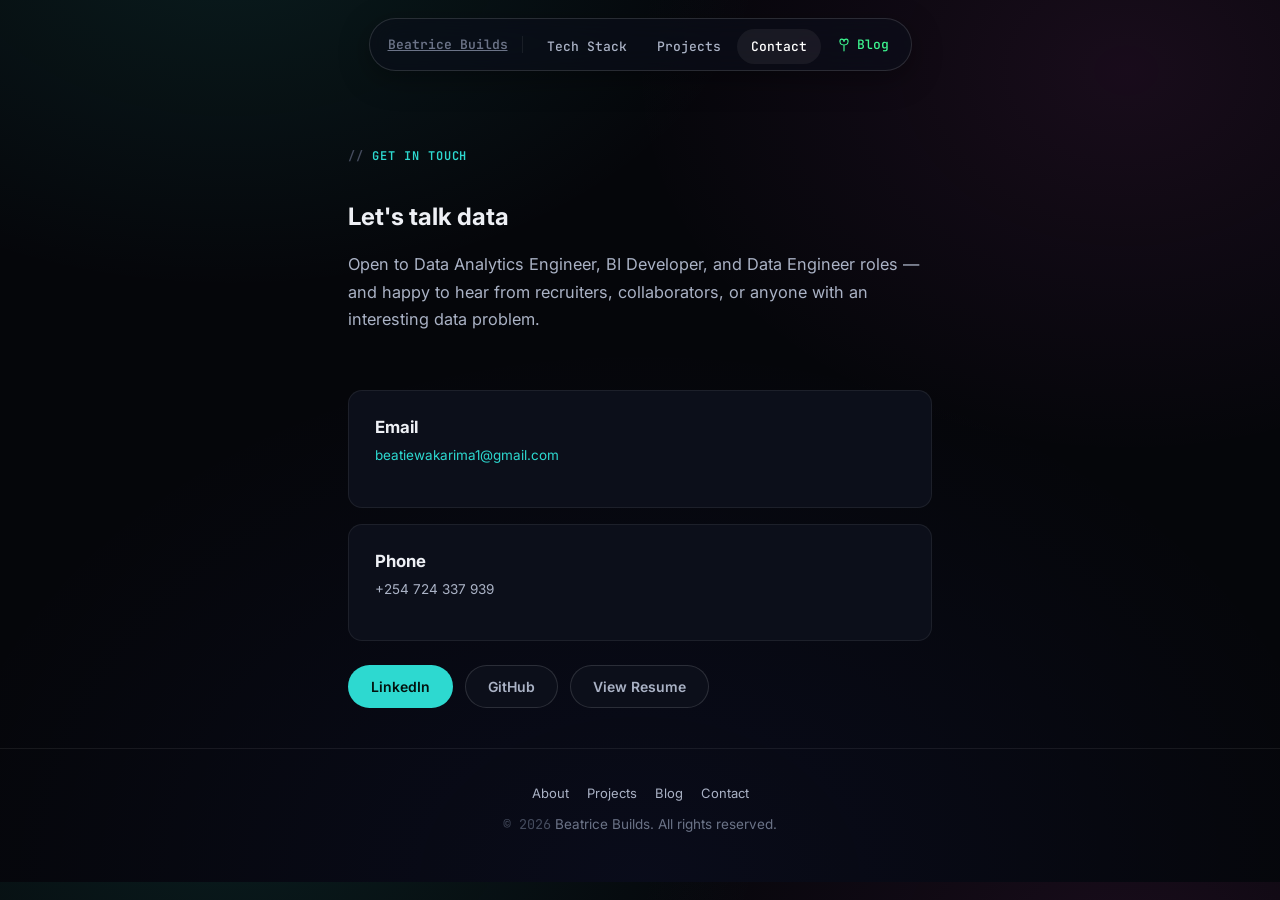
<file: contact/index.html>
<!DOCTYPE html>
<html lang="en">
<head>
<meta charset="UTF-8">
<meta name="viewport" content="width=device-width, initial-scale=1.0">
<title>Contact — Beatrice Builds | Data Analytics Engineer</title>
<meta name="description" content="Get in touch with Beatrice W Wanjiru, Data Analytics Engineer and BI Developer based in Nairobi, Kenya.">
<meta name="robots" content="index, follow">
<meta name="color-scheme" content="dark">
<meta name="theme-color" content="#0c0f1a">
<link rel="canonical" href="https://beatrice-wakarima.github.io/Beatrice/contact/">

<meta property="og:site_name" content="Beatrice Builds">
<meta property="og:title" content="Contact — Beatrice Builds">
<meta property="og:description" content="Get in touch with Beatrice W Wanjiru, Data Analytics Engineer and BI Developer based in Nairobi, Kenya.">
<meta property="og:type" content="website">
<meta property="og:url" content="https://beatrice-wakarima.github.io/Beatrice/contact/">
<meta property="og:locale" content="en_US">
<meta name="twitter:card" content="summary">
<meta name="twitter:title" content="Contact — Beatrice Builds">

<link rel="preconnect" href="https://fonts.googleapis.com">
<link rel="preconnect" href="https://fonts.gstatic.com" crossorigin>
<link href="https://fonts.googleapis.com/css2?family=Inter:wght@400;500;600;700;800&family=JetBrains+Mono:wght@400;500;600;700&display=swap" rel="stylesheet">
<link rel="icon" href="../assets/icons/favicon.ico" type="image/x-icon">
<link rel="apple-touch-icon" href="../assets/icons/apple-touch-icon.png">
<link rel="manifest" href="../site.webmanifest">
<link rel="stylesheet" href="../assets/css/style.css">
</head>
<body>

<a href="#main-content" class="skip-link">Skip to main content</a>

<header>
    <nav class="navbar" aria-label="Primary">
        <a href="../index.html" class="nav-root">Beatrice Builds</a>
        <ul>
            <li><a href="../index.html#stack" class="navlink">Tech Stack</a></li>
            <li><a href="../index.html#projects" class="navlink">Projects</a></li>
            <li><a href="../contact/index.html" class="navlink active" aria-current="page">Contact</a></li>
            <li><a href="../blog/index.html" class="navlink nav-garden">
                <svg viewBox="0 0 24 24" fill="none" stroke="currentColor" stroke-width="2" aria-hidden="true"><path d="M12 22V12M12 12C12 12 5 12 5 6C5 4 6 2 8 2C10 2 12 4 12 6M12 12C12 12 19 12 19 6C19 4 18 2 16 2C14 2 12 4 12 6" stroke-linecap="round" stroke-linejoin="round"/></svg>
                Blog
            </a></li>
        </ul>
    </nav>
</header>

<main id="main-content">
    <section class="wrap" style="padding-top:48px; max-width:640px;">
        <div class="section-header">
            <span class="eyebrow">get in touch</span>
            <h1>Let's talk data</h1>
            <p>Open to Data Analytics Engineer, BI Developer, and Data Engineer roles — and happy to hear from recruiters, collaborators, or anyone with an interesting data problem.</p>
        </div>
        <div class="build-card" style="margin-top:24px;">
            <h3>Email</h3>
            <p><a href="mailto:beatiewakarima1@gmail.com" style="color:var(--cyan); text-decoration:none;">beatiewakarima1@gmail.com</a></p>
        </div>
        <div class="build-card" style="margin-top:16px;">
            <h3>Phone</h3>
            <p>+254 724 337 939</p>
        </div>
        <div class="repo-cta" style="margin-top:24px;">
            <a href="https://www.linkedin.com/in/beatricewwanjiru" target="_blank" rel="noopener noreferrer" class="pill-btn pill-cyan">LinkedIn</a>
            <a href="https://github.com/beatrice-wakarima" target="_blank" rel="noopener noreferrer" class="pill-btn pill-ghost">GitHub</a>
            <a href="../assets/documents/resume.pdf" target="_blank" rel="noopener noreferrer" class="pill-btn pill-ghost">View Resume</a>
        </div>
    </section>
</main>

<footer>
    <nav class="footer-links" aria-label="Footer">
        <a href="../about/index.html">About</a>
        <a href="../index.html#projects">Projects</a>
        <a href="../blog/index.html">Blog</a>
        <a href="../contact/index.html">Contact</a>
    </nav>
    <p><span class="mono">&copy; <span id="year"></span></span> Beatrice Builds. All rights reserved.</p>
</footer>

<script src="../assets/js/script.js"></script>
</body>
</html>
</file>
<file: assets/css/style.css>
/* ============================================================
   BEATRICE BUILDS — DESIGN SYSTEM
   "the engineer's terminal meets the data scientist's canvas"
   ============================================================ */

:root {
    --void: #05060a;
    --void-soft: #090b12;
    --panel: #0c0f1a;
    --panel-raised: #11141f;
    --line: rgba(255, 255, 255, 0.07);
    --line-strong: rgba(255, 255, 255, 0.13);

    --text-primary: #eef0f5;
    --text-secondary: #aab2c5;
    --text-muted: #6b7387;
    --text-dim: #454c5e;

    --cyan: #2dd9d0;
    --cyan-dim: rgba(45, 217, 208, 0.12);
    --fuchsia: #d946c9;
    --fuchsia-dim: rgba(217, 70, 201, 0.12);
    --green: #3df58f;
    --green-dim: rgba(61, 245, 143, 0.1);
    --amber: #f5b83d;

    --r-sm: 8px;
    --r-md: 14px;
    --r-lg: 22px;
    --maxw: 1180px;

    --ff-mono: 'JetBrains Mono', ui-monospace, 'SF Mono', monospace;
    --ff-sans: 'Inter', ui-sans-serif, system-ui, -apple-system, sans-serif;
}

* { box-sizing: border-box; }
html { scroll-behavior: smooth; }
::selection { background: var(--cyan-dim); color: var(--cyan); }

.skip-link {
    position: absolute;
    left: 12px;
    top: -60px;
    background: var(--cyan);
    color: #03130f;
    padding: 10px 18px;
    border-radius: var(--r-sm);
    font-family: var(--ff-sans);
    font-weight: 700;
    text-decoration: none;
    z-index: 1000;
    transition: top .2s ease;
}
.skip-link:focus {
    top: 12px;
}

@media (prefers-reduced-motion: reduce) {
    html { scroll-behavior: auto; }
    * { animation-duration: 0.01ms !important; animation-iteration-count: 1 !important; transition-duration: 0.01ms !important; }
}

body {
    margin: 0;
    background:
        radial-gradient(ellipse 900px 600px at 18% -8%, rgba(45, 217, 208, 0.10), transparent 60%),
        radial-gradient(ellipse 900px 700px at 88% 8%, rgba(217, 70, 201, 0.09), transparent 55%),
        radial-gradient(ellipse 1200px 900px at 50% 100%, rgba(61, 80, 245, 0.07), transparent 60%),
        var(--void);
    font-family: var(--ff-sans);
    color: var(--text-primary);
    -webkit-font-smoothing: antialiased;
    overflow-x: hidden;
}

@media (prefers-reduced-motion: reduce) {
    *, *::before, *::after { animation-duration: 0.01ms !important; animation-iteration-count: 1 !important; transition-duration: 0.01ms !important; scroll-behavior: auto !important; }
}

a { color: inherit; }
:focus-visible { outline: 2px solid var(--cyan); outline-offset: 3px; border-radius: 4px; }

.wrap { max-width: var(--maxw); margin: 0 auto; padding: 0 28px; }
main { padding-top: 96px; }
section { padding: 100px 0; position: relative; }

.eyebrow {
    display: inline-flex;
    align-items: center;
    gap: 8px;
    font-family: var(--ff-mono);
    font-size: 12px;
    font-weight: 600;
    letter-spacing: 0.08em;
    text-transform: uppercase;
    color: var(--cyan);
    margin-bottom: 18px;
}
.eyebrow::before { content: '//'; color: var(--text-dim); }

.section-header { max-width: 640px; margin-bottom: 56px; }
.section-header.center { margin-inline: auto; text-align: center; }
.section-header h2 {
    font-size: clamp(1.9rem, 3.2vw, 2.6rem);
    font-weight: 700;
    letter-spacing: -0.01em;
    margin: 0 0 14px;
    line-height: 1.15;
}
.section-header p { color: var(--text-secondary); line-height: 1.7; margin: 0; font-size: 1.02rem; }

.highlight-cyan { color: var(--cyan); }
.highlight-fuchsia { color: var(--fuchsia); }
.highlight-gold { color: var(--amber); }
.mono { font-family: var(--ff-mono); }

header {
    position: fixed;
    left: 0; right: 0; top: 18px;
    display: flex;
    justify-content: center;
    z-index: 200;
    padding: 0 20px;
}
nav.navbar {
    display: flex;
    align-items: center;
    gap: 4px;
    background: rgba(12, 15, 26, 0.65);
    backdrop-filter: blur(16px) saturate(140%);
    -webkit-backdrop-filter: blur(16px) saturate(140%);
    border: 1px solid var(--line-strong);
    padding: 8px 8px 8px 18px;
    border-radius: 100px;
    box-shadow: 0 8px 30px rgba(0,0,0,0.35);
}
.nav-root {
    font-family: var(--ff-mono);
    font-size: 13px;
    font-weight: 600;
    color: var(--text-muted);
    padding-right: 14px;
    border-right: 1px solid var(--line);
    margin-right: 6px;
    white-space: nowrap;
}
nav ul { list-style: none; display: flex; gap: 2px; margin: 0; padding: 0; align-items: center; }
nav a.navlink {
    font-family: var(--ff-mono);
    color: var(--text-secondary);
    text-decoration: none;
    padding: 9px 14px;
    border-radius: 100px;
    font-weight: 500;
    font-size: 13px;
    transition: color 0.2s, background-color 0.2s;
    white-space: nowrap;
}
nav a.navlink:hover, nav a.navlink.active { color: #fff; background-color: rgba(255, 255, 255, 0.06); }
.nav-garden {
    display: inline-flex;
    align-items: center;
    gap: 6px;
    color: var(--green) !important;
}
.nav-garden svg { width: 14px; height: 14px; }

.hero {
    min-height: 88vh;
    display: flex;
    align-items: center;
    padding-top: 60px;
}
.hero-grid {
    display: grid;
    grid-template-columns: 280px 1fr;
    gap: 56px;
    align-items: center;
    width: 100%;
}
.portrait-frame {
    position: relative;
    width: 240px;
    height: 240px;
    border-radius: 50%;
    padding: 4px;
    background: conic-gradient(from 200deg, var(--cyan), var(--fuchsia), var(--cyan));
    flex-shrink: 0;
}
.portrait-frame::after {
    content: '';
    position: absolute;
    inset: -14px;
    border-radius: 50%;
    background: conic-gradient(from 200deg, var(--cyan), var(--fuchsia), var(--cyan));
    filter: blur(22px);
    opacity: 0.5;
    z-index: -1;
}
.portrait-frame img {
    width: 100%;
    height: 100%;
    border-radius: 50%;
    object-fit: cover;
    display: block;
    background: var(--panel);
}
.hero-left { display: flex; flex-direction: column; align-items: center; }
.status-pill {
    margin-top: 22px;
    display: inline-flex;
    align-items: center;
    gap: 8px;
    font-family: var(--ff-mono);
    font-size: 12px;
    color: var(--text-muted);
    background: var(--panel);
    border: 1px solid var(--line);
    padding: 6px 14px;
    border-radius: 100px;
}
.status-dot {
    width: 7px; height: 7px;
    border-radius: 50%;
    background: var(--green);
    box-shadow: 0 0 8px var(--green);
    animation: pulse-dot 2s ease-in-out infinite;
}
@keyframes pulse-dot { 0%, 100% { opacity: 1; } 50% { opacity: 0.35; } }

.terminal-card {
    background: var(--panel);
    border: 1px solid var(--line-strong);
    border-radius: var(--r-md);
    overflow: hidden;
    box-shadow: 0 20px 60px rgba(0,0,0,0.45);
}
.terminal-bar {
    display: flex;
    align-items: center;
    gap: 8px;
    padding: 12px 16px;
    background: var(--panel-raised);
    border-bottom: 1px solid var(--line);
}
.terminal-dot { width: 11px; height: 11px; border-radius: 50%; }
.terminal-dot.red { background: #ff5f56; }
.terminal-dot.yellow { background: #ffbd2e; }
.terminal-dot.green { background: #27c93f; }
.terminal-path {
    font-family: var(--ff-mono);
    font-size: 12px;
    color: var(--text-muted);
    margin-left: 8px;
}
.terminal-body {
    padding: 28px 30px 30px;
    font-family: var(--ff-mono);
}
.terminal-body .prompt { color: var(--green); }
.terminal-body .cmd { color: var(--text-secondary); }
.hero-headline {
    font-family: var(--ff-sans);
    font-size: clamp(1.6rem, 2.6vw, 2.2rem);
    font-weight: 700;
    line-height: 1.35;
    margin: 16px 0 18px;
    letter-spacing: -0.01em;
}
.hero-tagline {
    color: var(--text-secondary);
    font-family: var(--ff-sans);
    line-height: 1.75;
    margin: 0 0 26px;
    max-width: 520px;
}
.cursor-blink {
    display: inline-block;
    width: 9px;
    height: 1.1em;
    background: var(--cyan);
    margin-left: 4px;
    vertical-align: text-bottom;
    animation: blink 1.1s steps(1) infinite;
}
@keyframes blink { 50% { opacity: 0; } }

.hero-actions { display: flex; gap: 12px; flex-wrap: wrap; }
.pill-btn {
    display: inline-flex;
    align-items: center;
    gap: 9px;
    padding: 12px 22px;
    border-radius: 100px;
    font-family: var(--ff-sans);
    font-weight: 600;
    font-size: 14px;
    text-decoration: none;
    border: 1px solid transparent;
    transition: transform 0.18s, background-color 0.2s, border-color 0.2s, box-shadow 0.2s;
}
.pill-btn svg { width: 17px; height: 17px; }
.pill-btn:hover { transform: translateY(-2px); }
.pill-cyan { background: var(--cyan); color: #03130f; }
.pill-cyan:hover { box-shadow: 0 8px 24px rgba(45, 217, 208, 0.35); }
.pill-ghost { background: var(--panel); color: var(--text-secondary); border-color: var(--line-strong); }
.pill-ghost:hover { color: #fff; border-color: var(--text-muted); }

.stack-section { border-top: 1px solid var(--line); border-bottom: 1px solid var(--line); background: var(--void-soft); }
.stack-rows { display: flex; flex-direction: column; gap: 2px; border: 1px solid var(--line); border-radius: var(--r-md); overflow: hidden; }
.stack-row {
    display: grid;
    grid-template-columns: 230px 1fr;
    align-items: center;
    background: var(--panel);
    border-bottom: 1px solid var(--line);
    border-left: 3px solid transparent;
    min-height: 76px;
    transition: background-color .2s, border-left-color .2s;
}
.stack-row.accent-cyan { border-left-color: rgba(45, 217, 208, 0.5); }
.stack-row.accent-fuchsia { border-left-color: rgba(217, 70, 201, 0.5); }
.stack-row:hover { background: var(--panel-raised); }
.stack-row.accent-cyan:hover { border-left-color: var(--cyan); }
.stack-row.accent-fuchsia:hover { border-left-color: var(--fuchsia); }
.stack-row:last-child { border-bottom: none; }
.stack-label {
    font-family: var(--ff-mono);
    font-size: 13px;
    font-weight: 600;
    color: var(--text-secondary);
    padding: 0 24px;
    border-right: 1px solid var(--line);
    height: 100%;
    display: flex;
    align-items: center;
    gap: 10px;
}
.stack-label .idx { color: var(--text-dim); }
.stack-label-text { display: flex; flex-direction: column; gap: 3px; line-height: 1.3; }
.stack-label-text small {
    font-family: var(--ff-sans);
    font-size: 11px;
    font-weight: 500;
    color: var(--text-muted);
    text-transform: none;
    letter-spacing: 0;
}
.stack-track {
    overflow: hidden;
    position: relative;
    height: 100%;
    display: flex;
    align-items: center;
    mask-image: linear-gradient(90deg, transparent, #000 6%, #000 94%, transparent);
    -webkit-mask-image: linear-gradient(90deg, transparent, #000 6%, #000 94%, transparent);
}
.stack-marquee {
    display: flex;
    gap: 14px;
    padding: 0 14px;
    will-change: transform;
    white-space: nowrap;
}
.stack-track.left .stack-marquee { animation: scroll-left 38s linear infinite; }
.stack-track.right .stack-marquee { animation: scroll-right 34s linear infinite; }
.stack-track:hover .stack-marquee { animation-play-state: paused; }
@keyframes scroll-left { from { transform: translateX(0); } to { transform: translateX(-50%); } }
@keyframes scroll-right { from { transform: translateX(-50%); } to { transform: translateX(0); } }

.chip {
    display: inline-flex;
    align-items: center;
    gap: 8px;
    background: var(--panel-raised);
    border: 1px solid var(--line);
    border-radius: 10px;
    padding: 8px 14px;
    font-size: 13px;
    font-weight: 600;
    color: var(--text-secondary);
    flex-shrink: 0;
}
.chip svg { width: 17px; height: 17px; flex-shrink: 0; }
.chip:hover { border-color: var(--line-strong); color: var(--text-primary); }

.project-grid {
    display: grid;
    grid-template-columns: repeat(auto-fit, minmax(300px, 1fr));
    gap: 20px;
}
.project-card {
    display: flex;
    flex-direction: column;
    padding: 28px;
    border-radius: var(--r-lg);
    border: 1px solid var(--line-strong);
    background: var(--panel);
}
.project-card h3 { margin: 0 0 8px; font-size: 1.15rem; color: var(--text-primary); }
.project-summary { margin: 0 0 16px; font-size: 13.5px; line-height: 1.6; color: var(--text-secondary); }
.project-row { margin-top: 16px; }
.project-row h4 {
    margin: 0 0 4px;
    font-family: var(--ff-mono);
    font-size: 11px;
    font-weight: 700;
    text-transform: uppercase;
    letter-spacing: .05em;
    color: var(--cyan);
}
.project-row p { margin: 0; font-size: 13.5px; line-height: 1.55; color: var(--text-secondary); }
.metric-list {
    list-style: none;
    margin: 0;
    padding: 0;
    display: grid;
    grid-template-columns: 1fr 1fr;
    gap: 6px 12px;
}
.metric-list li {
    font-family: var(--ff-mono);
    font-size: 12.5px;
    font-weight: 600;
    color: var(--text-primary);
    padding-left: 14px;
    position: relative;
}
.metric-list li::before {
    content: "•";
    position: absolute;
    left: 0;
    color: var(--fuchsia);
}
.project-footer {
    display: flex;
    gap: 10px;
    margin-top: 22px;
    padding-top: 18px;
    border-top: 1px solid var(--line);
}

.snapshot-table {
    width: 100%;
    border-collapse: collapse;
    margin-top: 18px;
    font-size: 13px;
}
.snapshot-table tr { border-top: 1px solid var(--line); }
.snapshot-table tr:first-child { border-top: 1px solid var(--line-strong); }
.snapshot-table th {
    text-align: left;
    font-family: var(--ff-mono);
    font-weight: 600;
    color: var(--cyan);
    padding: 10px 16px 10px 0;
    width: 190px;
    vertical-align: top;
    white-space: nowrap;
}
.snapshot-table td {
    padding: 10px 0;
    color: var(--text-secondary);
    line-height: 1.55;
    vertical-align: top;
}
@media (max-width: 640px) {
    .snapshot-table, .snapshot-table tbody, .snapshot-table tr, .snapshot-table th, .snapshot-table td { display: block; width: 100%; white-space: normal; }
    .snapshot-table th { padding: 10px 0 2px; }
    .snapshot-table td { padding: 0 0 10px; }
}

.build-grid {
    display: grid;
    grid-template-columns: repeat(auto-fit, minmax(240px, 1fr));
    gap: 18px;
}
.build-card {
    padding: 26px;
    border-radius: var(--r-md);
    background: var(--panel);
    border: 1px solid var(--line);
    transition: transform .2s, border-color .25s;
}
.build-card:hover { transform: translateY(-4px); border-color: rgba(45, 217, 208, 0.35); }
.build-card h3 { margin: 0 0 8px; font-size: 1.05rem; color: var(--text-primary); }
.build-card p { margin: 0 0 14px; font-size: 13.5px; line-height: 1.6; color: var(--text-secondary); }
.build-tech {
    font-family: var(--ff-mono);
    font-size: 11px;
    color: var(--cyan);
    letter-spacing: .02em;
    padding-top: 12px;
    border-top: 1px solid var(--line);
}

.blog-preview-grid {
    display: grid;
    grid-template-columns: repeat(auto-fit, minmax(260px, 1fr));
    gap: 18px;
}
.blog-preview-card {
    display: block;
    padding: 24px;
    border-radius: var(--r-md);
    background: var(--panel-raised);
    border: 1px solid var(--line);
    text-decoration: none;
    transition: transform .2s, border-color .25s, box-shadow .25s;
}
.blog-preview-card:hover {
    transform: translateY(-4px);
    border-color: rgba(245, 184, 61, 0.35);
    box-shadow: 0 8px 28px rgba(245, 184, 61, 0.08);
}
.blog-preview-category {
    display: inline-block;
    font-family: var(--ff-mono);
    font-size: 11px;
    font-weight: 700;
    text-transform: uppercase;
    letter-spacing: .06em;
    color: var(--amber);
    background: rgba(245, 184, 61, 0.08);
    padding: 3px 8px;
    border-radius: 8px;
    margin-bottom: 12px;
}
.blog-preview-card h3 { margin: 0 0 8px; font-size: 1.02rem; line-height: 1.4; color: var(--text-primary); }
.blog-preview-card p { margin: 0; font-size: 13.5px; line-height: 1.6; color: var(--text-secondary); }
.blog-preview-footer { display: flex; justify-content: center; margin-top: 28px; }

.timeline-wrap { position: relative; max-width: 740px; margin: 0 auto; }
.timeline-line {
    position: absolute; left: 18px; top: 6px; bottom: 6px; width: 2px;
    background: linear-gradient(180deg, var(--cyan), rgba(45,217,208,0.08));
    border-radius: 1px;
}
.timeline-item { display: flex; gap: 28px; margin-bottom: 32px; position: relative; }
.timeline-dot {
    flex-shrink: 0; width: 38px; height: 38px; border-radius: 50%;
    background: var(--panel);
    border: 2px solid var(--cyan);
    display: flex; align-items: center; justify-content: center;
    font-size: 15px; z-index: 1;
    box-shadow: 0 0 12px rgba(45,217,208,0.25);
}
.timeline-content { padding-top: 6px; }
.timeline-year {
    font-family: var(--ff-mono);
    font-size: 11px; font-weight: 700; color: var(--amber);
    letter-spacing: .07em; text-transform: uppercase; margin-bottom: 4px;
}
.timeline-content h3 { margin: 0 0 6px; font-size: 1rem; }
.timeline-content p { margin: 0; color: var(--text-secondary); font-size: 14px; line-height: 1.65; }
@media (max-width: 768px) {
    .timeline-line { left: 16px; }
}

.case-study {
    border-radius: var(--r-lg);
    border: 1px solid var(--line-strong);
    background: var(--panel);
    padding: 44px;
    margin-bottom: 28px;
    position: relative;
    overflow: hidden;
}
.case-study::before {
    content: '';
    position: absolute;
    top: -120px; right: -120px;
    width: 320px; height: 320px;
    border-radius: 50%;
    filter: blur(10px);
    opacity: 0.18;
    pointer-events: none;
}
.case-study.cyan-glow::before { background: var(--cyan); }
.case-study.fuchsia-glow::before { background: var(--fuchsia); }

.case-top {
    display: flex;
    justify-content: space-between;
    align-items: flex-start;
    gap: 24px;
    margin-bottom: 28px;
    flex-wrap: wrap;
    position: relative;
    z-index: 1;
}
.case-title-block { max-width: 560px; }
.case-kicker {
    font-family: var(--ff-mono);
    font-size: 12px;
    font-weight: 600;
    letter-spacing: 0.06em;
    text-transform: uppercase;
    margin-bottom: 10px;
}
.cyan-glow .case-kicker { color: var(--cyan); }
.fuchsia-glow .case-kicker { color: var(--fuchsia); }
.case-title { font-size: clamp(1.4rem, 2.4vw, 1.85rem); font-weight: 700; line-height: 1.25; margin: 0; }

.metric-tile {
    flex-shrink: 0;
    background: var(--panel-raised);
    border: 1px solid var(--line-strong);
    border-radius: var(--r-md);
    padding: 18px 26px;
    text-align: center;
    min-width: 190px;
}
.metric-tile .metric-value { font-family: var(--ff-mono); font-size: 1.7rem; font-weight: 700; line-height: 1; margin-bottom: 6px; }
.cyan-glow .metric-tile .metric-value { color: var(--cyan); }
.fuchsia-glow .metric-tile .metric-value { color: var(--fuchsia); }
.metric-tile .metric-label { font-size: 11.5px; color: var(--text-muted); text-transform: uppercase; letter-spacing: 0.05em; }

.case-tags { display: flex; flex-wrap: wrap; gap: 8px; margin-bottom: 24px; position: relative; z-index: 1; }
.tag {
    font-family: var(--ff-mono);
    font-size: 11.5px;
    font-weight: 600;
    padding: 5px 11px;
    border-radius: 6px;
    background: rgba(255,255,255,0.04);
    color: var(--text-secondary);
    border: 1px solid var(--line);
}

.case-columns {
    display: grid;
    grid-template-columns: repeat(3, 1fr);
    gap: 24px;
    position: relative;
    z-index: 1;
}
.case-col h4 {
    font-size: 12px;
    text-transform: uppercase;
    letter-spacing: 0.06em;
    color: var(--text-muted);
    margin: 0 0 12px;
    font-family: var(--ff-mono);
}
.case-col p, .case-col li { color: var(--text-secondary); font-size: 14.5px; line-height: 1.65; }
.case-col ul { margin: 0; padding-left: 18px; }
.case-col li { margin-bottom: 6px; }

.case-footer {
    display: flex;
    gap: 12px;
    margin-top: 30px;
    position: relative;
    z-index: 1;
}
.case-btn {
    display: inline-flex;
    align-items: center;
    gap: 8px;
    padding: 11px 20px;
    border-radius: 10px;
    font-weight: 600;
    font-size: 13.5px;
    text-decoration: none;
    border: 1px solid var(--line-strong);
    color: var(--text-secondary);
    cursor: pointer;
    background: none;
    font-family: var(--ff-sans);
    transition: border-color 0.2s, color 0.2s, background-color 0.2s;
}
.case-btn:hover { color: #fff; border-color: var(--text-muted); background: rgba(255,255,255,0.03); }
.case-btn.solid { color: #03130f; border-color: transparent; }
.cyan-glow .case-btn.solid { background: var(--cyan); }
.fuchsia-glow .case-btn.solid { background: var(--fuchsia); }
.case-btn svg { width: 15px; height: 15px; }

.garden-section { text-align: center; }
.garden-panel {
    border: 1.5px dashed rgba(61, 245, 143, 0.4);
    border-radius: var(--r-lg);
    background: radial-gradient(ellipse at 50% 0%, rgba(61, 245, 143, 0.07), transparent 65%), var(--panel);
    padding: 40px 40px 48px;
    position: relative;
    overflow: hidden;
}
.garden-canvas-wrap {
    width: 100%;
    max-width: 460px;
    height: 140px;
    margin: 0 auto 12px;
    position: relative;
}
#gardenCanvas { width: 100%; height: 100%; display: block; }
.garden-panel h2 { font-size: clamp(1.7rem, 3vw, 2.3rem); margin: 0 0 14px; }
.garden-panel p { color: var(--text-secondary); max-width: 480px; margin: 0 auto 30px; line-height: 1.7; }
.garden-stats { display: flex; gap: 36px; justify-content: center; margin-bottom: 34px; flex-wrap: wrap; }
.garden-stat strong { display: block; font-family: var(--ff-mono); font-size: 1.5rem; font-weight: 700; color: var(--green); }
.garden-stat span { font-size: 12px; color: var(--text-muted); }
.garden-btn {
    display: inline-flex;
    align-items: center;
    gap: 9px;
    background: var(--green);
    color: #03130f;
    padding: 13px 26px;
    border-radius: 100px;
    font-weight: 700;
    font-size: 14.5px;
    text-decoration: none;
    transition: transform 0.18s, box-shadow 0.2s;
}
.garden-btn:hover { transform: translateY(-2px); box-shadow: 0 10px 28px rgba(61, 245, 143, 0.3); }

.journey-grid { display: grid; grid-template-columns: repeat(auto-fit, minmax(260px, 1fr)); gap: 20px; }
.journey-card {
    background: var(--panel);
    border: 1px solid var(--line);
    border-radius: var(--r-md);
    padding: 28px;
    display: flex;
    flex-direction: column;
    justify-content: space-between;
}
.journey-card h3 { margin: 0 0 12px; color: var(--text-primary); font-size: 1.1rem; }
.journey-card p { color: var(--text-secondary); line-height: 1.65; margin: 0; font-size: 14.5px; }
.card-footer { border-top: 1px solid var(--line); margin-top: 22px; padding-top: 18px; }
.toggle-skills-btn {
    background: none; border: none; color: var(--cyan); font-weight: 600;
    cursor: pointer; padding: 0; display: flex; justify-content: space-between;
    align-items: center; width: 100%; font-family: var(--ff-mono); font-size: 13px;
}
.toggle-icon { width: 18px; height: 18px; transition: transform 0.3s ease; }
.skills-list {
    list-style-position: inside; padding-left: 0; margin: 14px 0 0;
    color: var(--text-secondary); font-size: 13.5px; line-height: 1.8;
    max-height: 0; overflow: hidden;
    transition: max-height 0.5s cubic-bezier(0.25, 0.46, 0.45, 0.94);
}
.skills-list.open { max-height: 220px; }

#contact { text-align: center; }
.cta-highlight { font-size: 1.2rem; font-weight: 600; color: var(--text-primary); margin: 22px 0; }
.contact-links { display: flex; justify-content: center; gap: 12px; }

footer { text-align: center; color: var(--text-muted); padding: 36px 0; margin-top: 40px; border-top: 1px solid var(--line); font-size: 13.5px; }
footer .mono { color: var(--text-dim); }

.modal-backdrop {
    position: fixed; inset: 0;
    background: rgba(2, 4, 10, 0.75);
    backdrop-filter: blur(6px);
    display: none; align-items: center; justify-content: center;
    z-index: 300; opacity: 0; transition: opacity 0.3s ease;
}
.modal-backdrop.visible { opacity: 1; }
.modal {
    max-width: 540px; width: 90%;
    background: var(--panel);
    border: 1px solid var(--line-strong);
    border-radius: var(--r-lg);
    padding: 36px;
    position: relative;
    transform: scale(0.95);
    transition: transform 0.3s ease;
    max-height: 85vh;
    overflow-y: auto;
}
.modal-backdrop.visible .modal { transform: scale(1); }
.modal h2 { margin-top: 0; font-size: 1.4rem; }
.modal p { color: var(--text-secondary); line-height: 1.7; }
.modal-tags { display: flex; flex-wrap: wrap; gap: 8px; margin: 16px 0 20px; }
#modal-github-link {
    margin-top: 8px; display: inline-flex; align-items: center; gap: 8px;
    background-color: var(--cyan); color: #03130f; padding: 11px 20px;
    border-radius: 10px; font-weight: 700; font-size: 14px; text-decoration: none;
}
#modal-github-link:hover { background-color: #4fe6de; }
.close-btn {
    position: absolute; top: 18px; right: 18px; background: none; border: none;
    color: var(--text-muted); font-size: 26px; cursor: pointer; line-height: 1;
}
.close-btn:hover { color: #fff; }

@media (max-width: 920px) {
    .hero-grid { grid-template-columns: 1fr; text-align: center; }
    .hero-left { margin: 0 auto; }
    .hero-tagline { margin-inline: auto; }
    .hero-actions { justify-content: center; }
    .stack-row { grid-template-columns: 1fr; }
    .stack-label { border-right: none; border-bottom: 1px solid var(--line); padding: 12px 20px; }
    .case-columns { grid-template-columns: 1fr; gap: 28px; }
    .case-top { flex-direction: column; }
    .metric-tile { width: 100%; }
}
@media (max-width: 640px) {
    section { padding: 70px 0; }
    .nav-root { display: none; }
    nav.navbar { padding: 6px; }
    nav a.navlink { padding: 8px 10px; font-size: 12px; }
    .case-study { padding: 28px 22px; }
    .garden-panel { padding: 44px 22px; }
}

/* ══════════════ CASE STUDY PAGES ══════════════ */
.cs-breadcrumb {
    font-family: var(--ff-mono);
    font-size: 12px;
    color: var(--text-muted);
    margin-bottom: 18px;
}
.cs-breadcrumb a { color: var(--cyan); text-decoration: none; }
.cs-breadcrumb a:hover { text-decoration: underline; }

.cs-hero { padding: 48px 0 12px; }
.cs-kicker {
    font-family: var(--ff-mono);
    font-size: 12px;
    font-weight: 700;
    text-transform: uppercase;
    letter-spacing: .06em;
    color: var(--fuchsia);
    margin: 0 0 10px;
}
.cs-hero h1 { margin: 0 0 14px; font-size: 2.1rem; line-height: 1.25; max-width: 780px; }
.cs-hero .project-summary { max-width: 680px; font-size: 15px; margin-bottom: 20px; }
.cs-hero .case-tags { margin-bottom: 22px; }
.cs-hero-actions { display: flex; gap: 12px; flex-wrap: wrap; }

.toc-nav {
    display: flex;
    flex-wrap: wrap;
    gap: 8px;
    padding: 16px 0 8px;
    margin-bottom: 8px;
    border-top: 1px solid var(--line);
    border-bottom: 1px solid var(--line);
}
.toc-nav a {
    font-family: var(--ff-mono);
    font-size: 11.5px;
    color: var(--text-secondary);
    text-decoration: none;
    padding: 5px 12px;
    border-radius: 20px;
    border: 1px solid var(--line);
    white-space: nowrap;
}
.toc-nav a:hover { color: var(--cyan); border-color: rgba(45,217,208,0.4); }

.cs-section { padding: 44px 0; border-bottom: 1px solid var(--line); }
.cs-section:last-of-type { border-bottom: none; }
.cs-section h2 {
    font-size: 1.4rem;
    margin: 0 0 6px;
    display: flex;
    align-items: center;
    gap: 10px;
}
.cs-section .cs-num {
    font-family: var(--ff-mono);
    font-size: 13px;
    color: var(--text-dim);
    font-weight: 400;
}
.cs-section > p.cs-lead { color: var(--text-secondary); font-size: 14.5px; line-height: 1.7; max-width: 760px; margin-top: 14px; }

.arch-diagram-wrap {
    background: var(--panel);
    border: 1px solid var(--line-strong);
    border-radius: var(--r-lg);
    padding: 28px;
    margin-top: 18px;
    overflow-x: auto;
}
.arch-diagram-wrap .mermaid { display: flex; justify-content: center; }

.tech-stack-grid {
    display: grid;
    grid-template-columns: repeat(auto-fit, minmax(200px, 1fr));
    gap: 16px;
    margin-top: 18px;
}
.tech-group {
    padding: 18px;
    border-radius: var(--r-md);
    background: var(--panel);
    border: 1px solid var(--line);
}
.tech-group h4 {
    margin: 0 0 10px;
    font-family: var(--ff-mono);
    font-size: 11px;
    text-transform: uppercase;
    letter-spacing: .05em;
    color: var(--cyan);
}
.tech-group ul { margin: 0; padding: 0; list-style: none; }
.tech-group li { font-size: 13.5px; color: var(--text-secondary); padding: 3px 0; }

.data-model-table { width: 100%; border-collapse: collapse; margin-top: 18px; font-size: 13px; }
.data-model-table th {
    text-align: left;
    font-family: var(--ff-mono);
    font-size: 11px;
    text-transform: uppercase;
    color: var(--cyan);
    padding: 10px 14px;
    border-bottom: 1px solid var(--line-strong);
}
.data-model-table td { padding: 10px 14px; border-bottom: 1px solid var(--line); color: var(--text-secondary); vertical-align: top; }
.data-model-table tr:last-child td { border-bottom: none; }
.data-model-table .tbl-name { font-family: var(--ff-mono); color: var(--text-primary); font-weight: 600; }
@media (max-width: 640px) {
    .data-model-table, .data-model-table thead, .data-model-table tbody, .data-model-table tr, .data-model-table th, .data-model-table td { display: block; width: 100%; }
    .data-model-table thead { display: none; }
    .data-model-table tr { border-bottom: 1px solid var(--line-strong); padding: 10px 0; }
    .data-model-table td { border-bottom: none; padding: 4px 0; }
}

.pipeline-steps { position: relative; max-width: 760px; margin-top: 20px; }
.pipeline-step { display: flex; gap: 20px; margin-bottom: 26px; }
.pipeline-step-num {
    flex-shrink: 0;
    width: 34px; height: 34px;
    border-radius: 50%;
    background: var(--panel);
    border: 2px solid var(--fuchsia);
    display: flex; align-items: center; justify-content: center;
    font-family: var(--ff-mono);
    font-weight: 700;
    font-size: 13px;
    color: var(--fuchsia);
}
.pipeline-step-content h4 { margin: 0 0 6px; font-size: 14.5px; color: var(--text-primary); }
.pipeline-step-content p { margin: 0; font-size: 13.5px; line-height: 1.6; color: var(--text-secondary); }

.impact-outcomes-grid {
    display: grid;
    grid-template-columns: repeat(auto-fit, minmax(160px, 1fr));
    gap: 14px;
    margin-top: 18px;
}
.outcome-tile {
    text-align: center;
    padding: 20px 14px;
    border-radius: var(--r-md);
    background: var(--panel);
    border: 1px solid var(--line);
}
.outcome-tile .val { font-family: var(--ff-mono); font-size: 1.5rem; font-weight: 700; color: var(--cyan); }
.outcome-tile .lbl { font-size: 12px; color: var(--text-muted); margin-top: 4px; }

.cs-two-col { display: grid; grid-template-columns: 1fr 1fr; gap: 24px; margin-top: 18px; }
.cs-two-col ul { margin: 0; padding-left: 18px; }
.cs-two-col li { font-size: 13.5px; line-height: 1.7; color: var(--text-secondary); margin-bottom: 8px; }
@media (max-width: 720px) { .cs-two-col { grid-template-columns: 1fr; } }

.repo-cta {
    margin-top: 18px;
    display: flex;
    gap: 12px;
    flex-wrap: wrap;
}

.project-card h3 a { color: inherit; text-decoration: none; }
.project-card h3 a:hover { color: var(--cyan); }
.footer-links { display: flex; gap: 18px; flex-wrap: wrap; justify-content: center; margin-bottom: 10px; }
.footer-links a { color: var(--text-secondary); text-decoration: none; font-size: 13px; }
.footer-links a:hover { color: var(--cyan); }

.project-card {
    position: relative;
    cursor: pointer;
    overflow: hidden;
    transition: transform .22s ease, border-color .22s ease, box-shadow .22s ease, background .22s ease;
}
.project-card:hover,
.project-card:focus-within {
    transform: translateY(-6px);
    border-color: var(--cyan);
    background: var(--panel-raised);
    box-shadow: 0 14px 34px rgba(45, 217, 208, 0.14);
}
.project-card > *:not(.hover-hint) {
    transition: filter .25s ease, opacity .25s ease;
}
.project-card:hover > *:not(.hover-hint),
.project-card:focus-within > *:not(.hover-hint) {
    filter: blur(3px);
    opacity: 0.4;
}
.hover-hint {
    position: absolute;
    top: 50%;
    left: 50%;
    z-index: 5;
    font-family: var(--ff-mono);
    font-size: 16px;
    font-weight: 700;
    color: var(--cyan);
    background: rgba(12, 15, 26, 0.92);
    border: 1.5px solid var(--cyan);
    padding: 12px 26px;
    border-radius: 30px;
    box-shadow: 0 8px 30px rgba(45, 217, 208, 0.3);
    opacity: 0;
    transform: translate(-50%, -50%) scale(0.85);
    transition: opacity .22s ease, transform .22s ease;
    pointer-events: none;
    white-space: nowrap;
}
.project-card:hover .hover-hint,
.project-card:focus-within .hover-hint {
    opacity: 1;
    transform: translate(-50%, -50%) scale(1);
}
@media (max-width: 640px) {
    .hover-hint { font-size: 13px; padding: 9px 18px; white-space: normal; text-align: center; width: 80%; }
}
</file>
